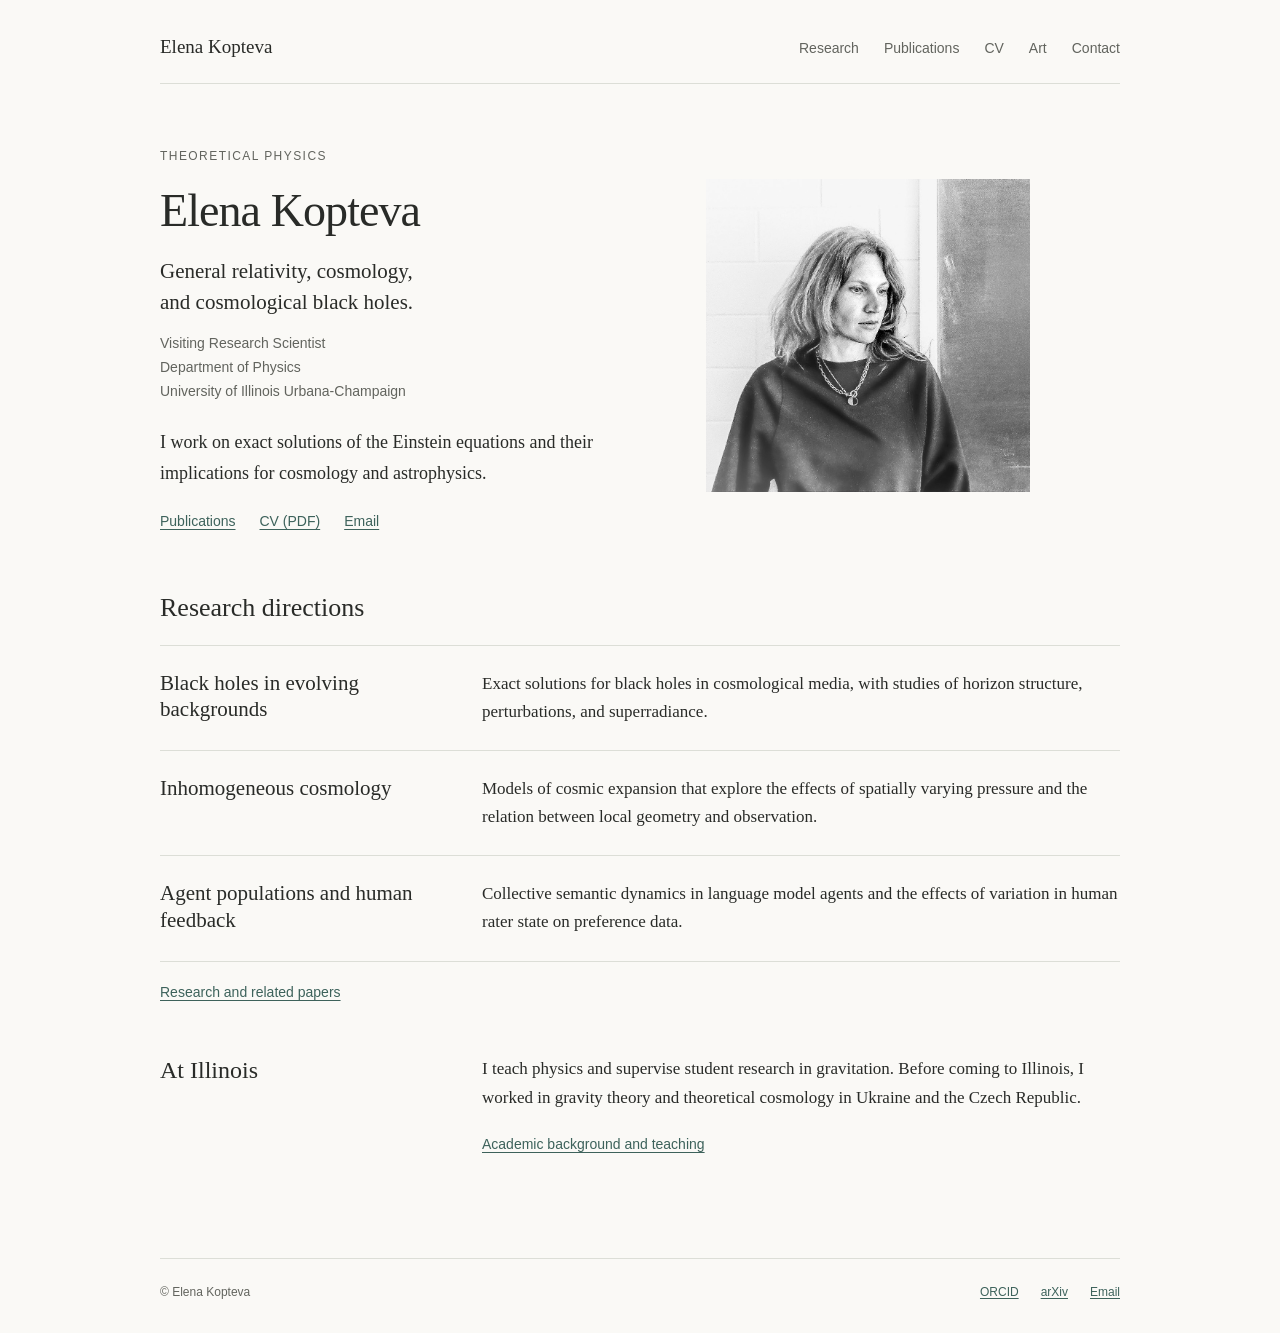
<file: index.html>
<!DOCTYPE html>
<html lang="en">
<head>
  <meta charset="utf-8">
  <meta name="viewport" content="width=device-width, initial-scale=1">
  <title>Elena Kopteva | Theoretical physics</title>
  <meta name="description" content="Elena Kopteva, theoretical physicist at the University of Illinois Urbana-Champaign. General relativity, cosmology, black holes, and agent research.">
  <meta name="color-scheme" content="light">
  <link rel="canonical" href="https://elena-kopteva.github.io/">
  <meta property="og:title" content="Elena Kopteva | Theoretical physics">
  <meta property="og:description" content="Elena Kopteva, theoretical physicist at the University of Illinois Urbana-Champaign. General relativity, cosmology, black holes, and agent research.">
  <meta property="og:type" content="website">
  <meta property="og:url" content="https://elena-kopteva.github.io/">
  <meta property="og:image" content="https://elena-kopteva.github.io/assets/profile.jpg">
  <meta property="og:image:alt" content="Elena Kopteva beside a blackboard">
  <link rel="stylesheet" href="assets/site.css">
  <script src="assets/legacy-links.js" defer></script>
  <script type="application/ld+json">
{
  "@context": "https://schema.org",
  "@type": "Person",
  "name": "Elena Kopteva",
  "alternateName": "Olena Koptieva",
  "url": "https://elena-kopteva.github.io",
  "email": "mailto:koptieva@illinois.edu",
  "jobTitle": "Visiting Research Scientist (Teaching and Research)",
  "description": "Theoretical physicist specializing in exact solutions of the Einstein equations, black holes in evolving cosmological backgrounds, black hole perturbations, superradiance, and quasinormal modes.",
  "affiliation": {
    "@type": "Organization",
    "name": "University of Illinois Urbana-Champaign",
    "url": "https://illinois.edu"
  },
  "identifier": [
    {
      "@type": "PropertyValue",
      "propertyID": "ORCID",
      "value": "https://orcid.org/0000-0001-8364-0481"
    },
    {
      "@type": "PropertyValue",
      "propertyID": "arXiv",
      "value": "https://arxiv.org/a/kopteva_e_1"
    }
  ],
  "knowsAbout": [
    "General Relativity",
    "Exact Solutions of Einstein's Equations",
    "Black Hole Physics",
    "Cosmological Models",
    "Quasinormal Modes",
    "Superradiance",
    "Kiselev Spacetimes",
    "Stephani Cosmologies",
    "Nonlinear Dynamics"
  ],
  "knowsLanguage": [
    "English",
    "Ukrainian",
    "Russian",
    "Czech"
  ],
  "sameAs": [
    "https://orcid.org/0000-0001-8364-0481",
    "https://arxiv.org/a/kopteva_e_1",
    "https://github.com/elena-kopteva",
    "https://www.linkedin.com/in/elena-kopteva-72948434/"
  ],
  "subjectOf": {
    "@type": "DigitalDocument",
    "name": "Curriculum Vitae (structured)",
    "encodingFormat": "application/json",
    "url": "https://elena-kopteva.github.io/cv.json"
  },
  "image": "https://elena-kopteva.github.io/assets/profile.jpg"
}
  </script>
</head>
<body>
  <a class="skip-link" href="#main">Skip to content</a>
  <header class="site-header container">
    <div class="header-inner">
      <a class="brand" href="index.html" aria-current="page">Elena Kopteva</a>
      <nav class="site-nav" aria-label="Main navigation">
        <a href="research.html">Research</a>
        <a href="publications.html">Publications</a>
        <a href="cv.html">CV</a>
        <a href="art.html">Art</a>
        <a href="contact.html">Contact</a>
      </nav>
    </div>
  </header>
  <main id="main" class="container" tabindex="-1">
    <section class="intro" aria-labelledby="identity-heading">
      <div>
        <p class="eyebrow">Theoretical physics</p>
        <h1 id="identity-heading">Elena Kopteva</h1>
        <p class="identity">General relativity, cosmology,<br>and cosmological black holes.</p>
        <p class="affiliation">Visiting Research Scientist<br>Department of Physics<br>University of Illinois Urbana-Champaign</p>
        <p>I work on exact solutions of the Einstein equations and their implications for cosmology and astrophysics.</p>
        <div class="text-links"><a href="publications.html">Publications</a><a href="assets/CV.pdf">CV (PDF)</a><a href="mailto:koptieva@illinois.edu">Email</a></div>
      </div>
      <figure class="portrait">
        <img src="assets/profile.jpg" width="889" height="859" alt="Elena Kopteva beside a blackboard">
      </figure>
    </section>

    <section class="home-section" id="research" aria-labelledby="research-heading">
      <h2 id="research-heading">Research directions</h2>
      <div class="research-list">
        <article class="research-item">
          <h3><a href="research.html#black-holes">Black holes in evolving backgrounds</a></h3>
          <p>Exact solutions for black holes in cosmological media, with studies of horizon structure, perturbations, and superradiance.</p>
        </article>
        <article class="research-item">
          <h3><a href="research.html#cosmology">Inhomogeneous cosmology</a></h3>
          <p>Models of cosmic expansion that explore the effects of spatially varying pressure and the relation between local geometry and observation.</p>
        </article>
        <article class="research-item">
          <h3><a href="research.html#agent-systems">Agent populations and human feedback</a></h3>
          <p>Collective semantic dynamics in language model agents and the effects of variation in human rater state on preference data.</p>
        </article>
      </div>
      <p class="section-link"><a href="research.html">Research and related papers</a></p>
    </section>

    <section class="home-note" id="about" aria-labelledby="about-heading">
      <h2 id="about-heading">At Illinois</h2>
      <div>
        <p>I teach physics and supervise student research in gravitation. Before coming to Illinois, I worked in gravity theory and theoretical cosmology in Ukraine and the Czech Republic.</p>
        <p class="section-link"><a href="cv.html">Academic background and teaching</a></p>
      </div>
    </section>
  </main>
  <footer class="site-footer container">
    <div class="footer-inner">
      <span>© Elena Kopteva</span>
      <div class="footer-links">
        <a href="https://orcid.org/0000-0001-8364-0481">ORCID</a>
        <a href="https://arxiv.org/a/kopteva_e_1">arXiv</a>
        <a href="mailto:koptieva@illinois.edu">Email</a>
      </div>
    </div>
  </footer>
</body>
</html>
</file>
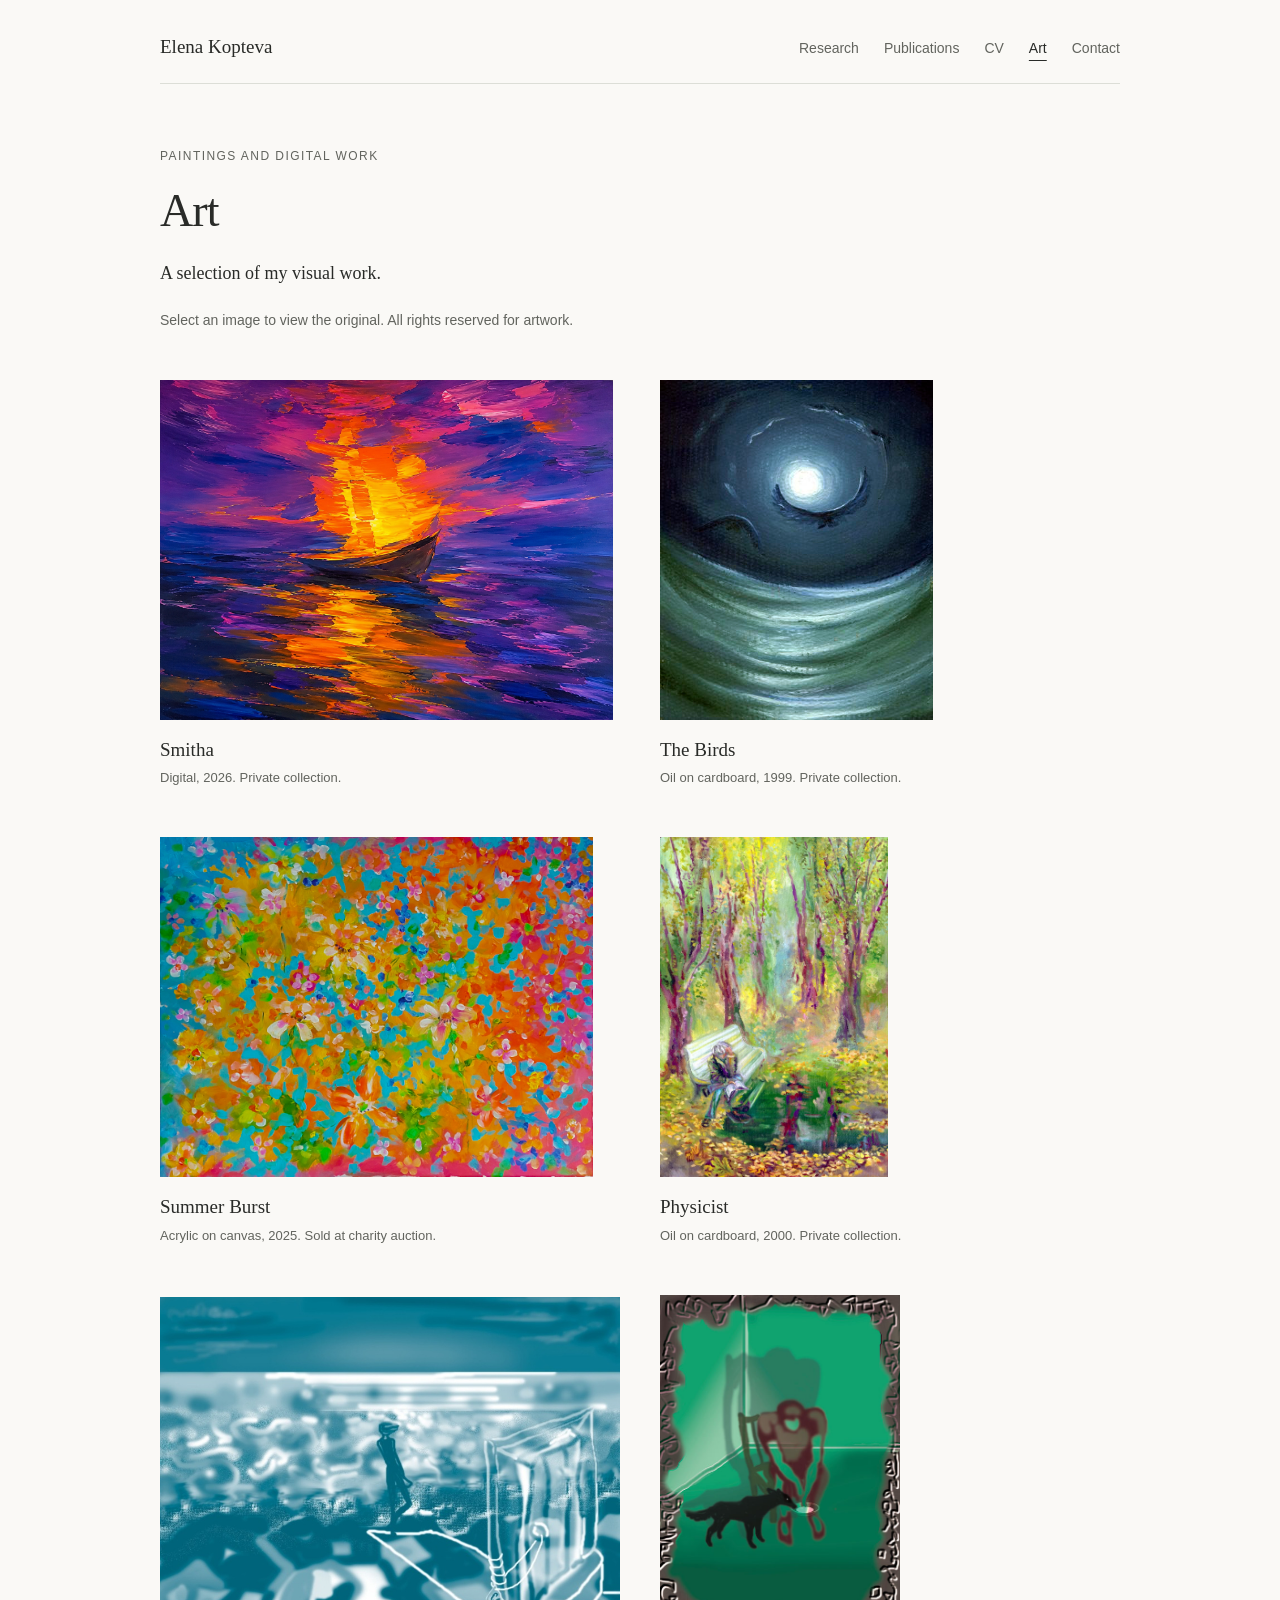
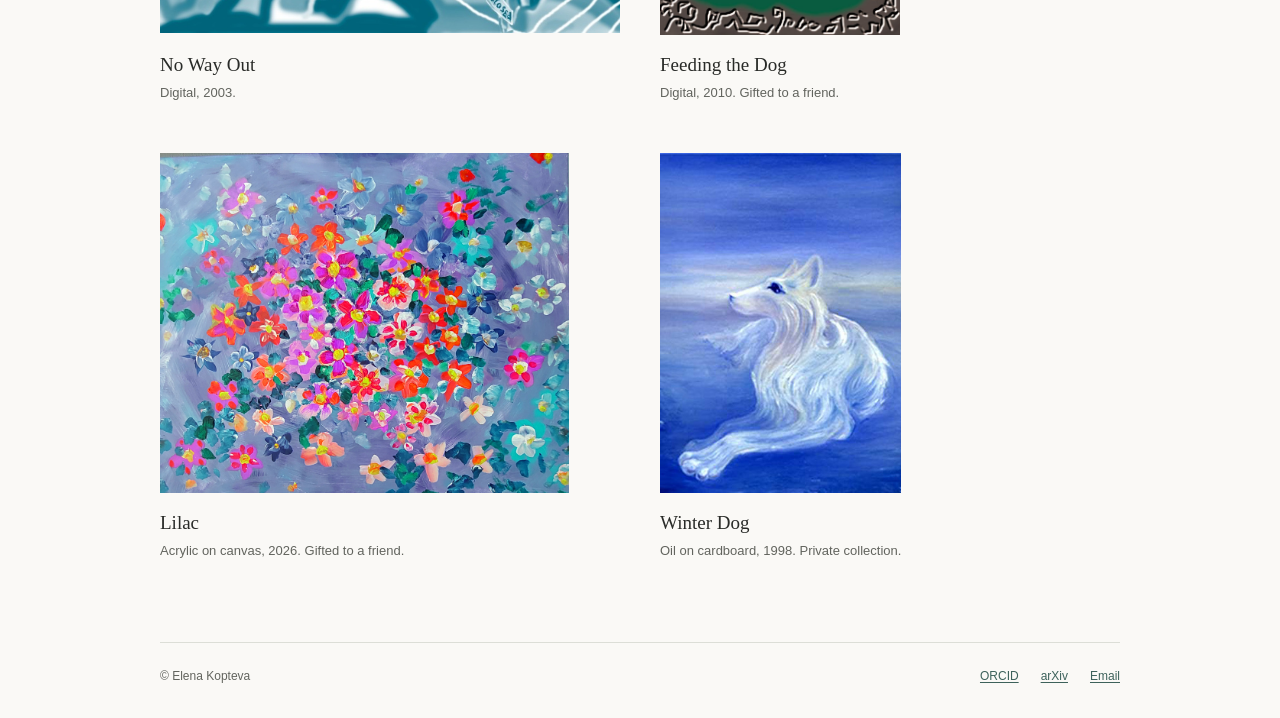
<file: art.html>
<!DOCTYPE html>
<html lang="en">
<head>
  <meta charset="utf-8">
  <meta name="viewport" content="width=device-width, initial-scale=1">
  <title>Art | Elena Kopteva</title>
  <meta name="description" content="Paintings and digital work by Elena Kopteva.">
  <meta name="color-scheme" content="light">
  <link rel="canonical" href="https://elena-kopteva.github.io/art.html">
  <meta property="og:title" content="Art | Elena Kopteva">
  <meta property="og:description" content="Paintings and digital work by Elena Kopteva.">
  <meta property="og:type" content="website">
  <meta property="og:url" content="https://elena-kopteva.github.io/art.html">
  <meta property="og:image" content="https://elena-kopteva.github.io/assets/profile.jpg">
  <meta property="og:image:alt" content="Elena Kopteva beside a blackboard">
  <link rel="stylesheet" href="assets/site.css">
</head>
<body>
  <a class="skip-link" href="#main">Skip to content</a>
  <header class="site-header container">
    <div class="header-inner">
      <a class="brand" href="index.html">Elena Kopteva</a>
      <nav class="site-nav" aria-label="Main navigation">
        <a href="research.html">Research</a>
        <a href="publications.html">Publications</a>
        <a href="cv.html">CV</a>
        <a href="art.html" aria-current="page">Art</a>
        <a href="contact.html">Contact</a>
      </nav>
    </div>
  </header>
  <main id="main" class="container" tabindex="-1">
    <div class="page-heading">
      <p class="eyebrow">Paintings and digital work</p>
      <h1>Art</h1>
      <p>A selection of my visual work.</p>
      <p class="metadata">Select an image to view the original. All rights reserved for artwork.</p>
    </div>
    <div class="gallery">
      <figure>
        <a href="assets/art/Smitha.png"><img src="assets/art/Smitha.png" alt="Smitha" loading="lazy" decoding="async" width="1448" height="1086"></a>
        <figcaption><strong>Smitha</strong>Digital, 2026. Private collection.</figcaption>
      </figure>
      <figure>
        <a href="assets/art/the_birds.jpeg"><img src="assets/art/the_birds.jpeg" alt="The Birds" loading="lazy" decoding="async" width="401" height="500"></a>
        <figcaption><strong>The Birds</strong>Oil on cardboard, 1999. Private collection.</figcaption>
      </figure>
      <figure>
        <a href="assets/art/summer_burst.jpg"><img src="assets/art/summer_burst.jpg" alt="Summer Burst" loading="lazy" decoding="async" width="709" height="1096"></a>
        <figcaption><strong>Summer Burst</strong>Acrylic on canvas, 2025. Sold at charity auction.</figcaption>
      </figure>
      <figure>
        <a href="assets/art/physicist.jpg"><img src="assets/art/physicist.jpg" alt="Physicist" loading="lazy" decoding="async" width="997" height="1486"></a>
        <figcaption><strong>Physicist</strong>Oil on cardboard, 2000. Private collection.</figcaption>
      </figure>
      <figure>
        <a href="assets/art/no_way_out.jpeg"><img src="assets/art/no_way_out.jpeg" alt="No Way Out" loading="lazy" decoding="async" width="823" height="601"></a>
        <figcaption><strong>No Way Out</strong>Digital, 2003.</figcaption>
      </figure>
      <figure>
        <a href="assets/art/feeding_the_dog.jpg"><img src="assets/art/feeding_the_dog.jpg" alt="Feeding the Dog" loading="lazy" decoding="async" width="500" height="707"></a>
        <figcaption><strong>Feeding the Dog</strong>Digital, 2010. Gifted to a friend.</figcaption>
      </figure>
      <figure>
        <a href="assets/art/lilac.jpg"><img src="assets/art/lilac.jpg" alt="Lilac" loading="lazy" decoding="async" width="895" height="779"></a>
        <figcaption><strong>Lilac</strong>Acrylic on canvas, 2026. Gifted to a friend.</figcaption>
      </figure>
      <figure>
        <a href="assets/art/winter_dog.jpeg"><img src="assets/art/winter_dog.jpeg" alt="Winter Dog" loading="lazy" decoding="async" width="374" height="527"></a>
        <figcaption><strong>Winter Dog</strong>Oil on cardboard, 1998. Private collection.</figcaption>
      </figure>
    </div>
  </main>
  <footer class="site-footer container">
    <div class="footer-inner">
      <span>© Elena Kopteva</span>
      <div class="footer-links">
        <a href="https://orcid.org/0000-0001-8364-0481">ORCID</a>
        <a href="https://arxiv.org/a/kopteva_e_1">arXiv</a>
        <a href="mailto:koptieva@illinois.edu">Email</a>
      </div>
    </div>
  </footer>
</body>
</html>
</file>
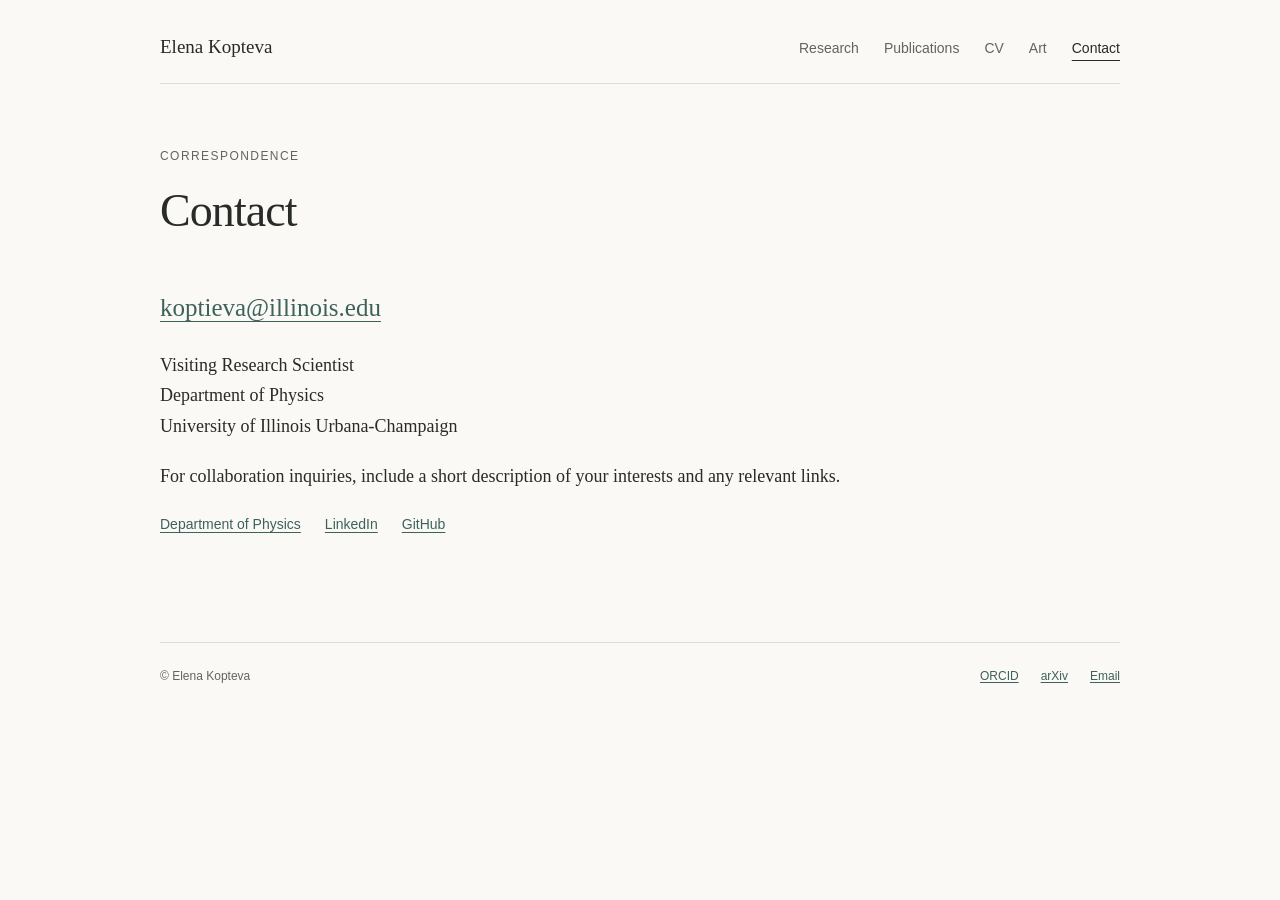
<file: contact.html>
<!DOCTYPE html>
<html lang="en">
<head>
  <meta charset="utf-8">
  <meta name="viewport" content="width=device-width, initial-scale=1">
  <title>Contact | Elena Kopteva</title>
  <meta name="description" content="Contact Elena Kopteva, Visiting Research Scientist in the Department of Physics at the University of Illinois Urbana-Champaign.">
  <meta name="color-scheme" content="light">
  <link rel="canonical" href="https://elena-kopteva.github.io/contact.html">
  <meta property="og:title" content="Contact | Elena Kopteva">
  <meta property="og:description" content="Contact Elena Kopteva, Visiting Research Scientist in the Department of Physics at the University of Illinois Urbana-Champaign.">
  <meta property="og:type" content="website">
  <meta property="og:url" content="https://elena-kopteva.github.io/contact.html">
  <meta property="og:image" content="https://elena-kopteva.github.io/assets/profile.jpg">
  <meta property="og:image:alt" content="Elena Kopteva beside a blackboard">
  <link rel="stylesheet" href="assets/site.css">
</head>
<body>
  <a class="skip-link" href="#main">Skip to content</a>
  <header class="site-header container">
    <div class="header-inner">
      <a class="brand" href="index.html">Elena Kopteva</a>
      <nav class="site-nav" aria-label="Main navigation">
        <a href="research.html">Research</a>
        <a href="publications.html">Publications</a>
        <a href="cv.html">CV</a>
        <a href="art.html">Art</a>
        <a href="contact.html" aria-current="page">Contact</a>
      </nav>
    </div>
  </header>
  <main id="main" class="container" tabindex="-1">
    <div class="page-heading">
      <p class="eyebrow">Correspondence</p>
      <h1>Contact</h1>
    </div>
    <div class="prose">
      <p class="contact-email"><a href="mailto:koptieva@illinois.edu">koptieva@illinois.edu</a></p>
      <p>Visiting Research Scientist<br>Department of Physics<br>University of Illinois Urbana-Champaign</p>
      <p>For collaboration inquiries, include a short description of your interests and any relevant links.</p>
      <div class="text-links">
        <a href="https://physics.illinois.edu">Department of Physics</a>
        <a href="https://www.linkedin.com/in/elena-kopteva-72948434/">LinkedIn</a>
        <a href="https://github.com/elena-kopteva">GitHub</a>
      </div>
    </div>
  </main>
  <footer class="site-footer container">
    <div class="footer-inner">
      <span>© Elena Kopteva</span>
      <div class="footer-links">
        <a href="https://orcid.org/0000-0001-8364-0481">ORCID</a>
        <a href="https://arxiv.org/a/kopteva_e_1">arXiv</a>
        <a href="mailto:koptieva@illinois.edu">Email</a>
      </div>
    </div>
  </footer>
</body>
</html>
</file>
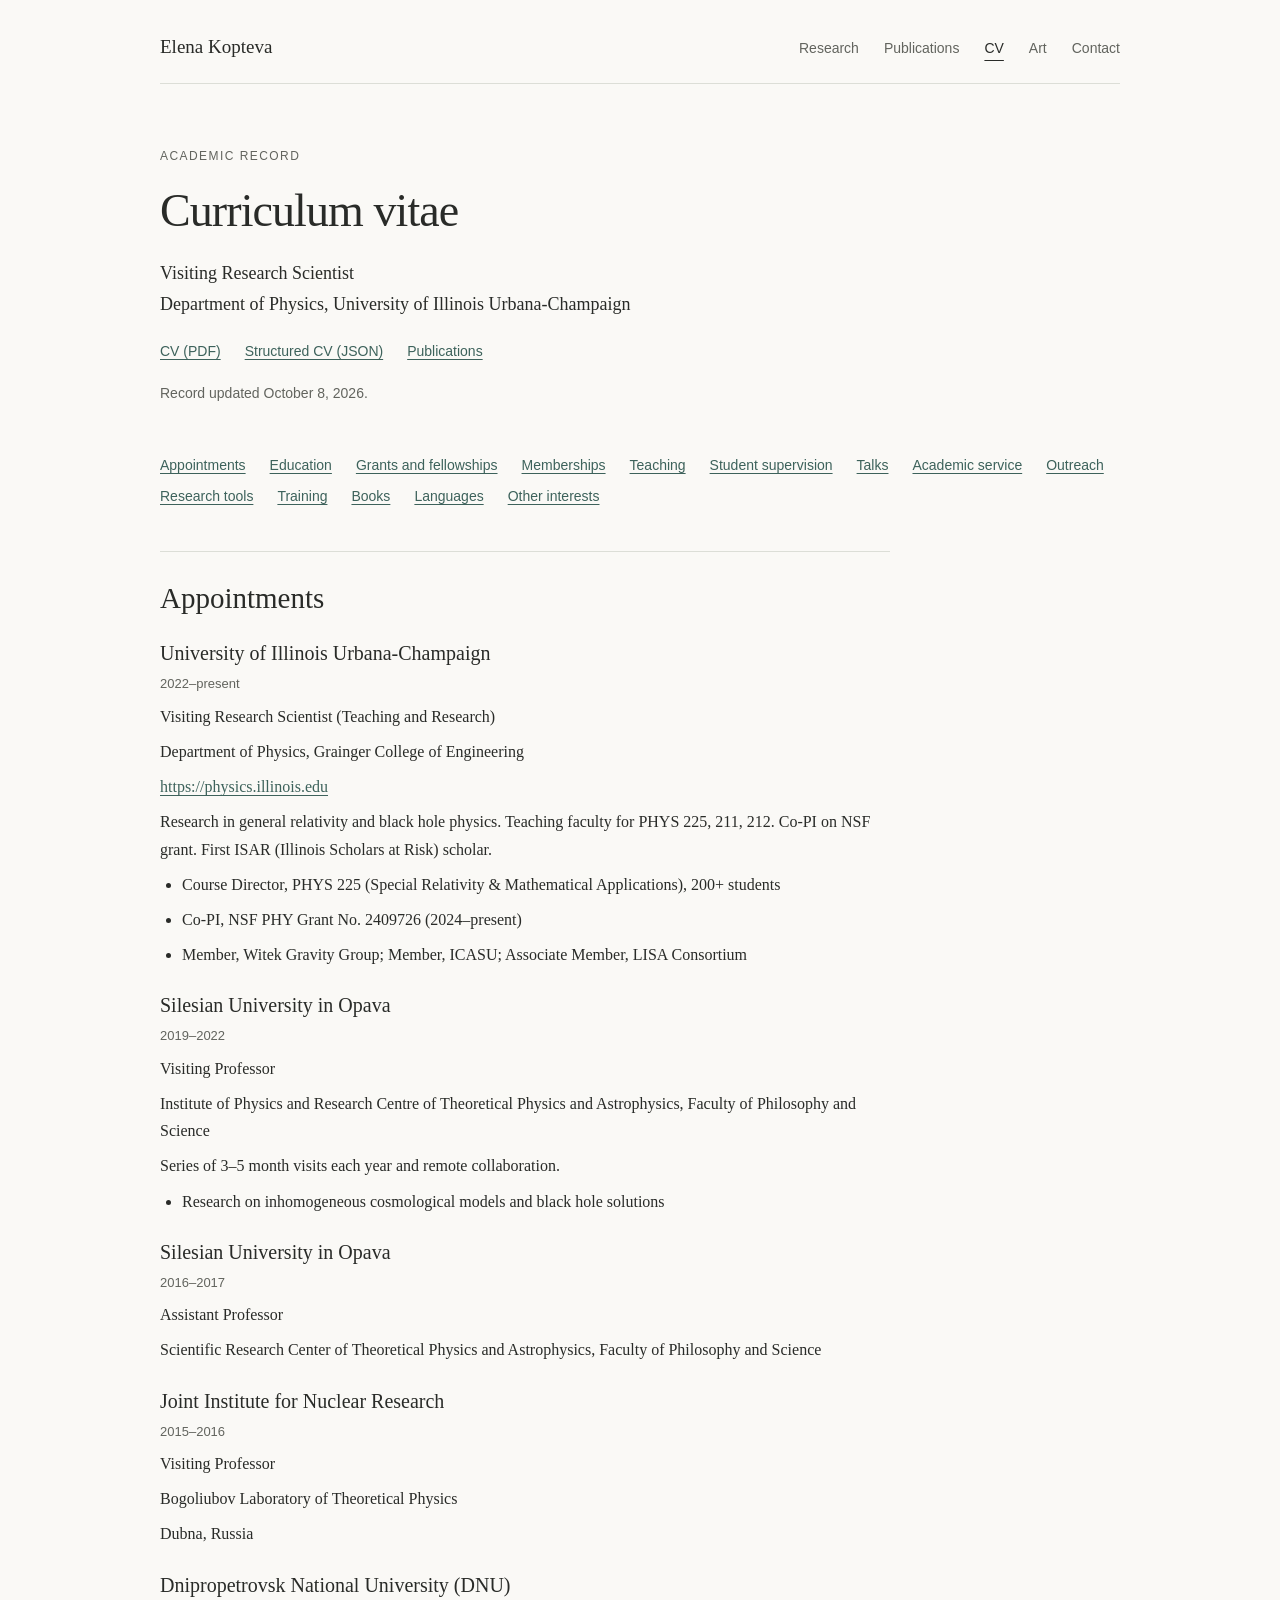
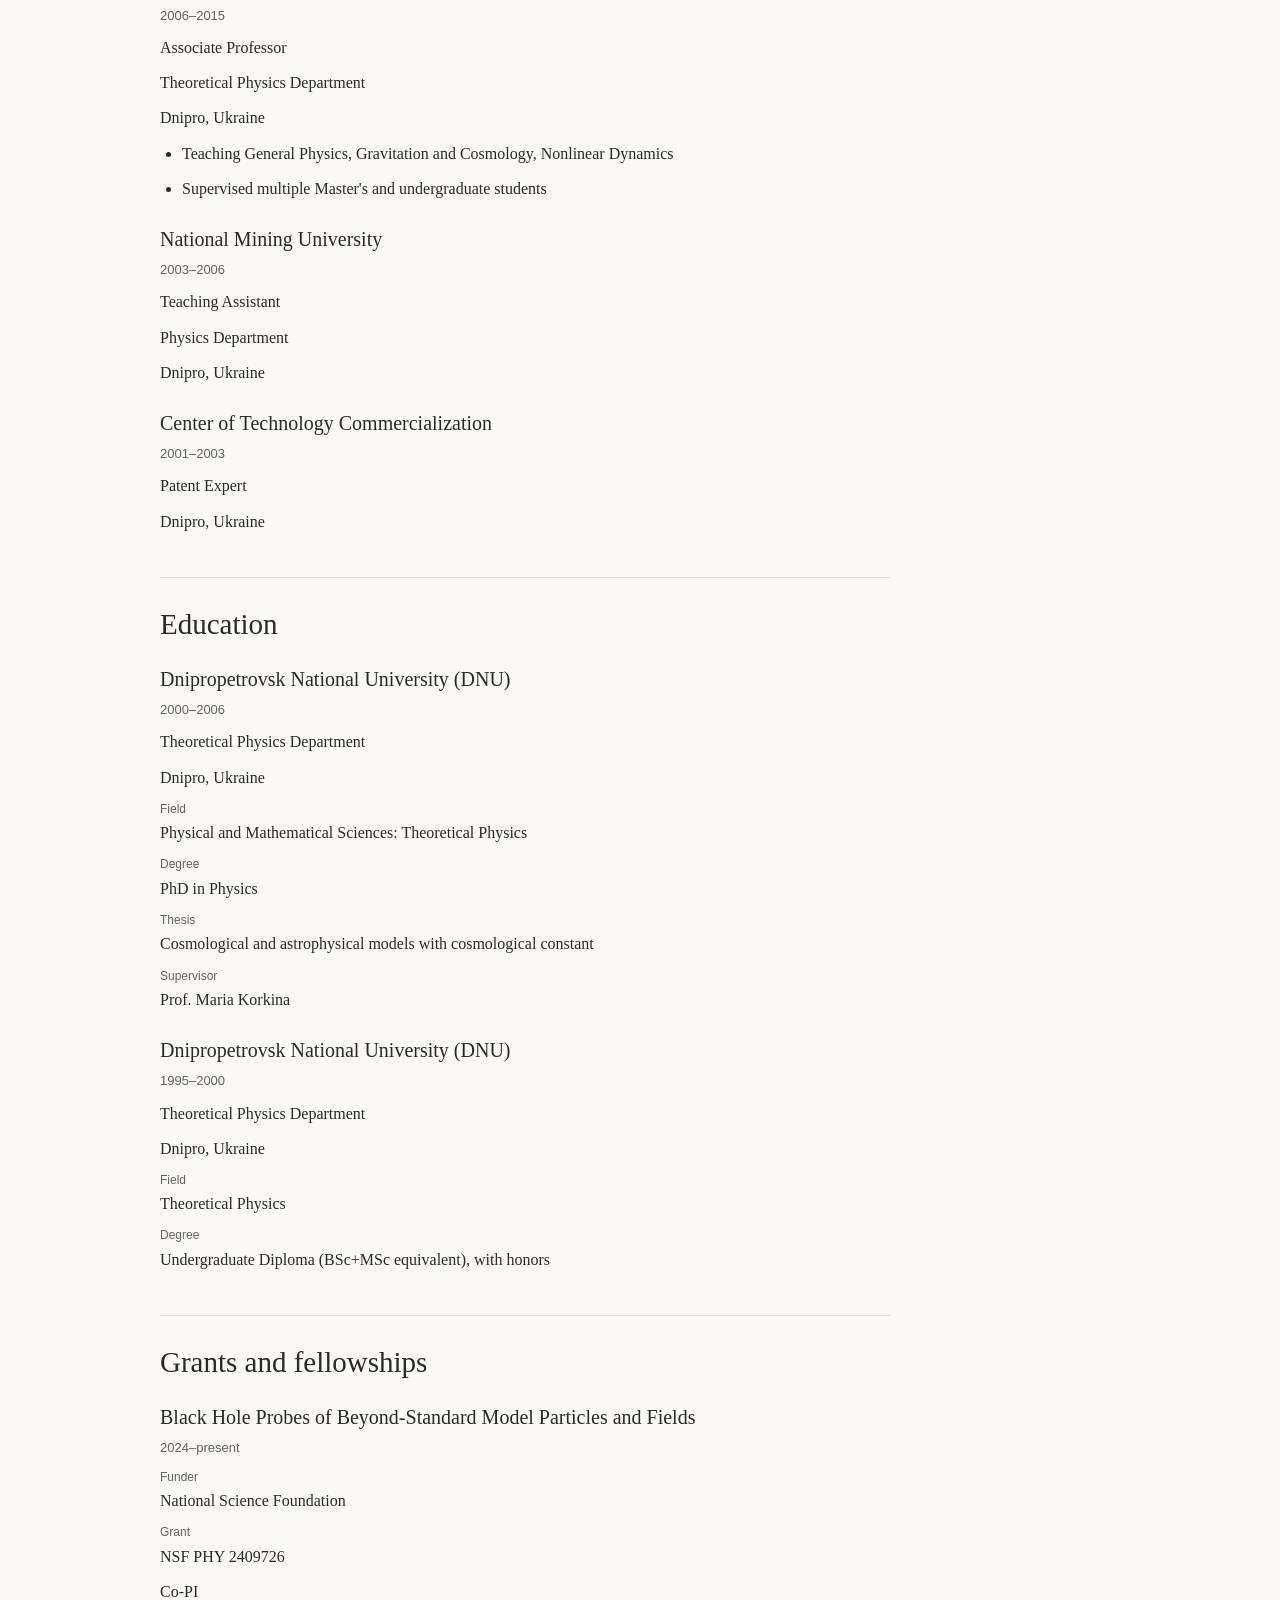
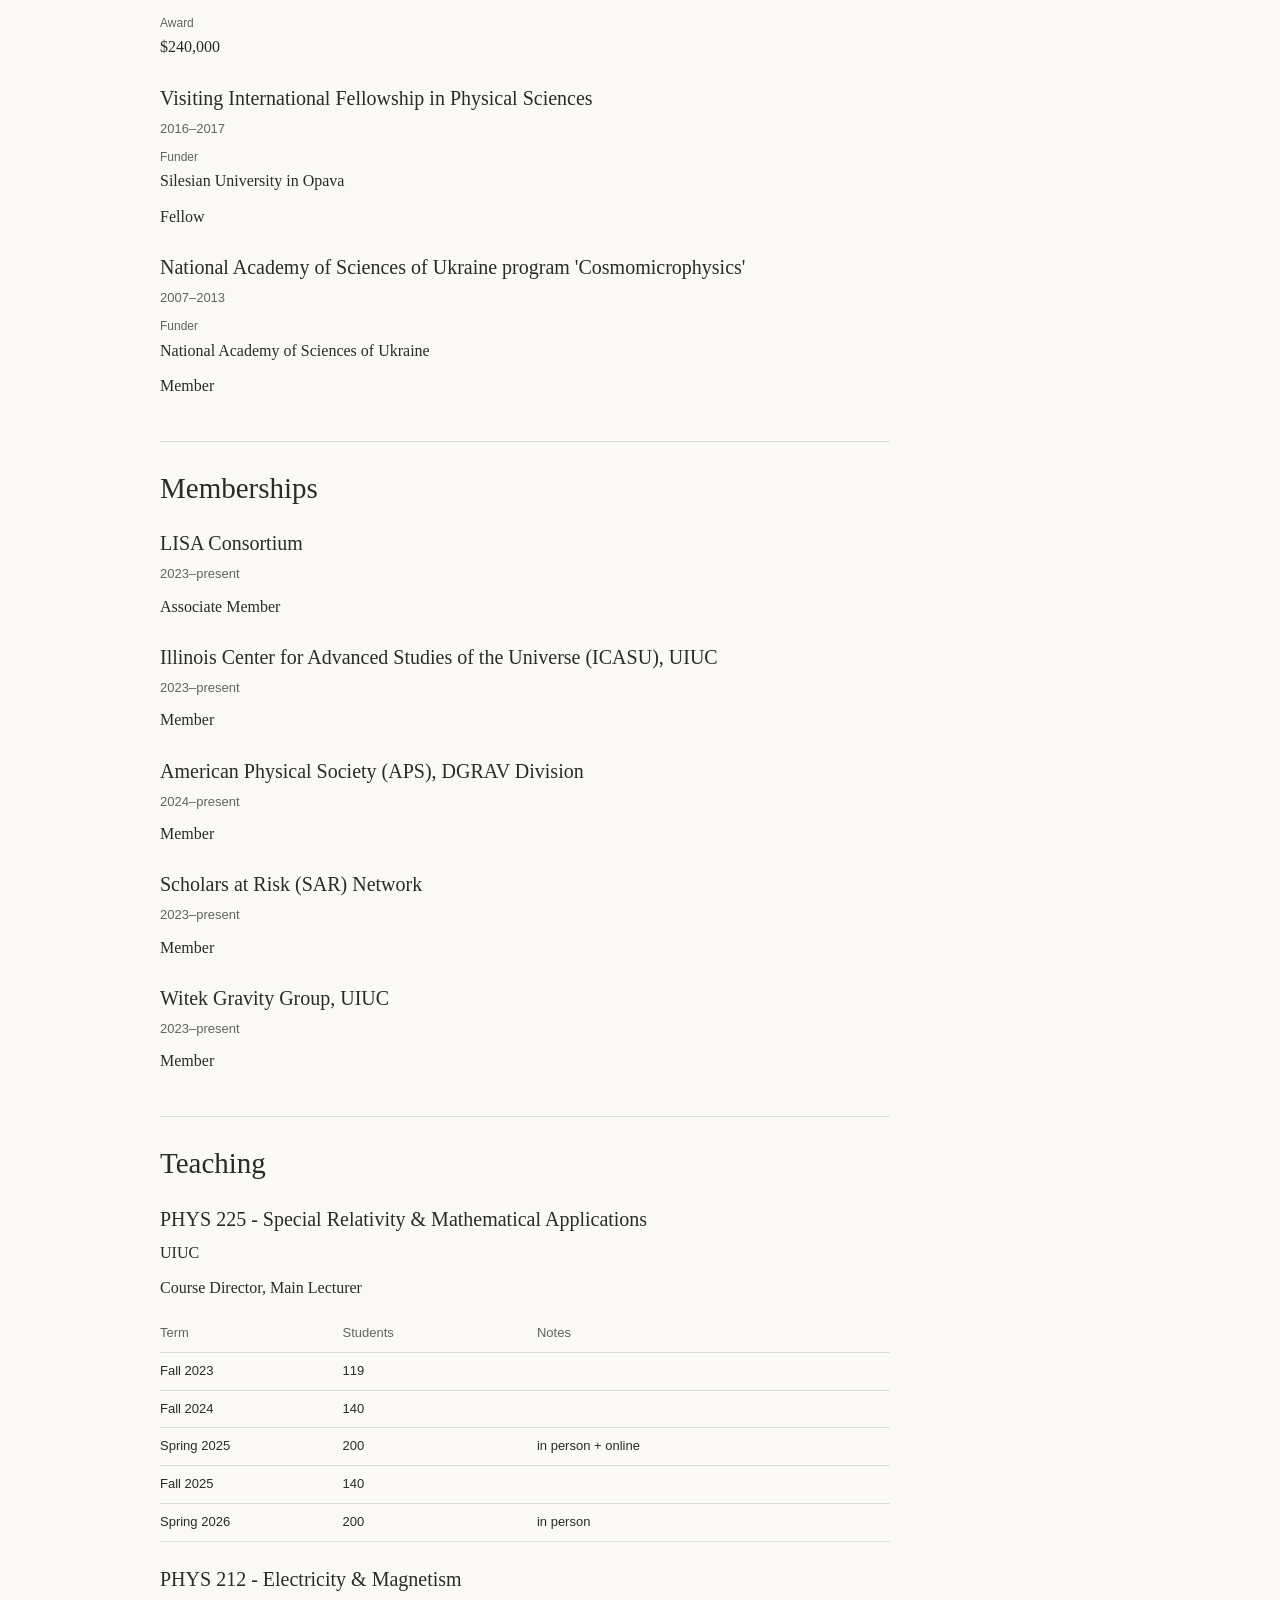
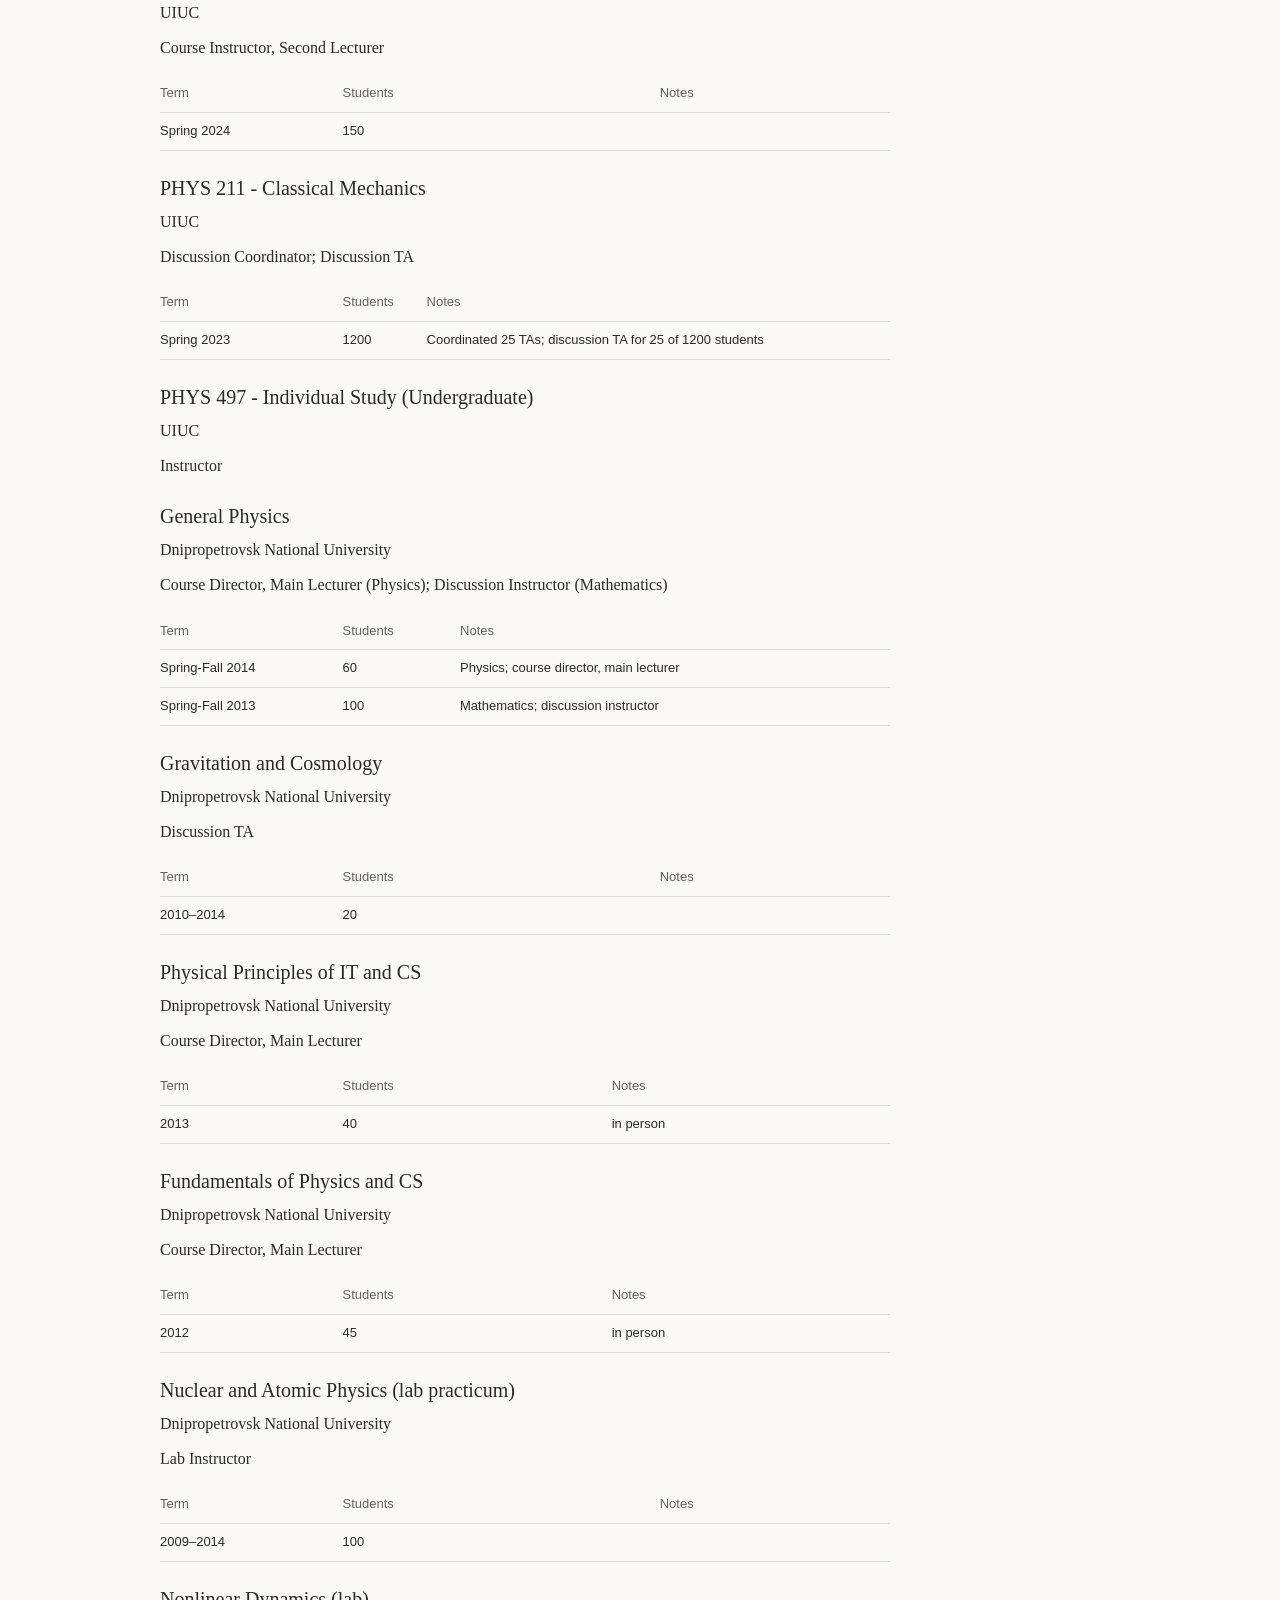
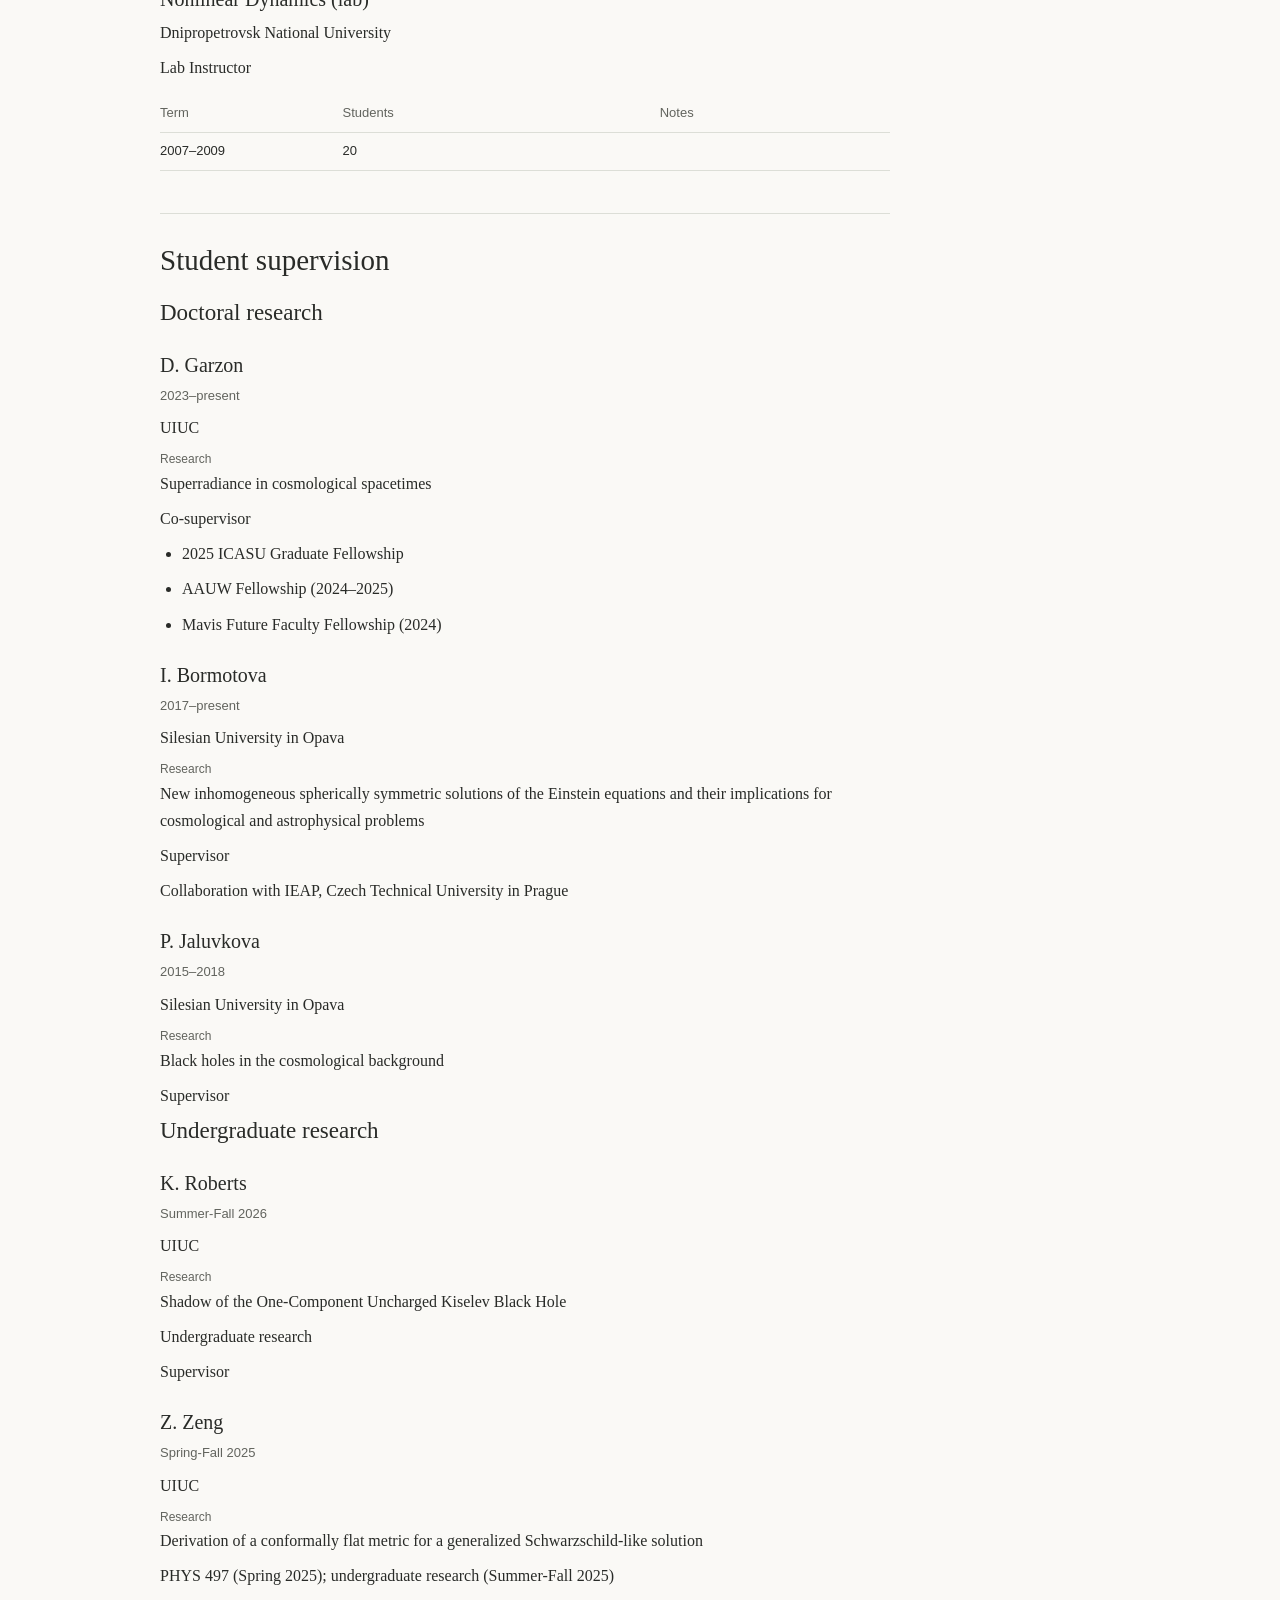
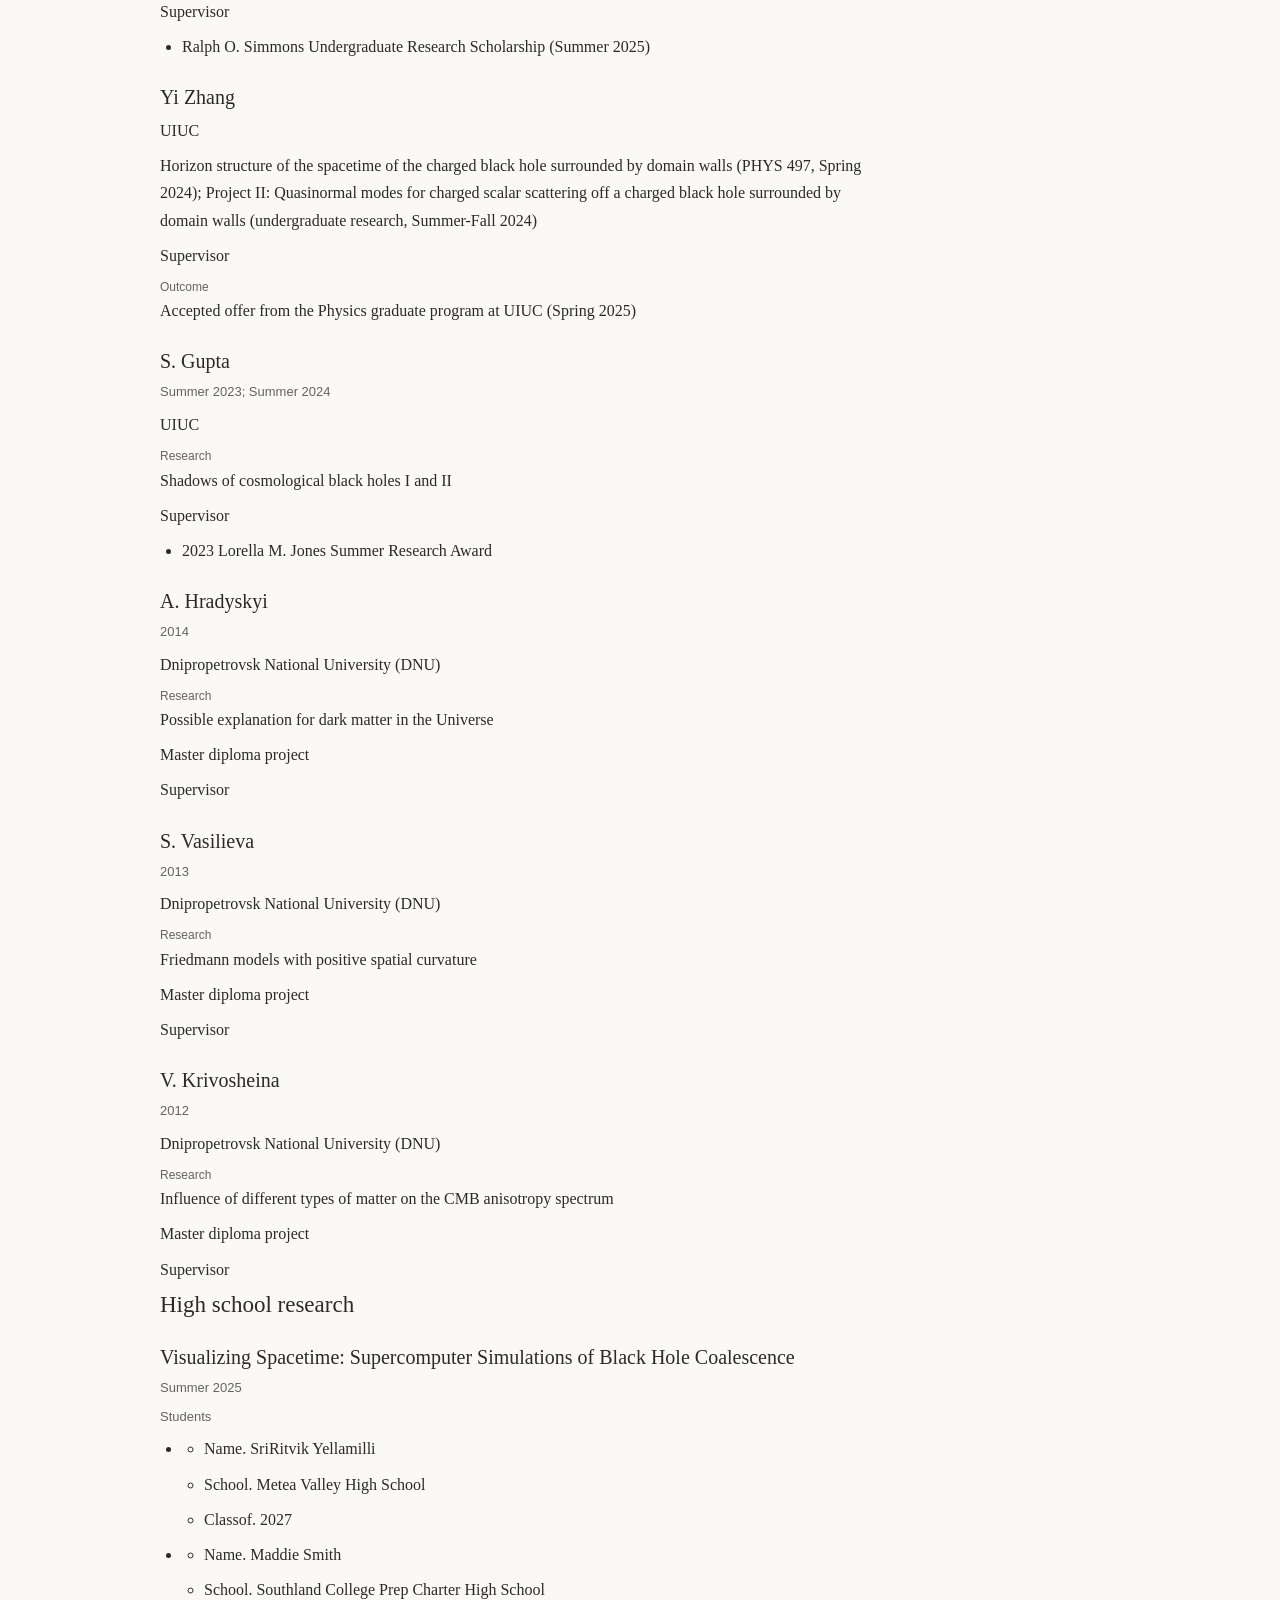
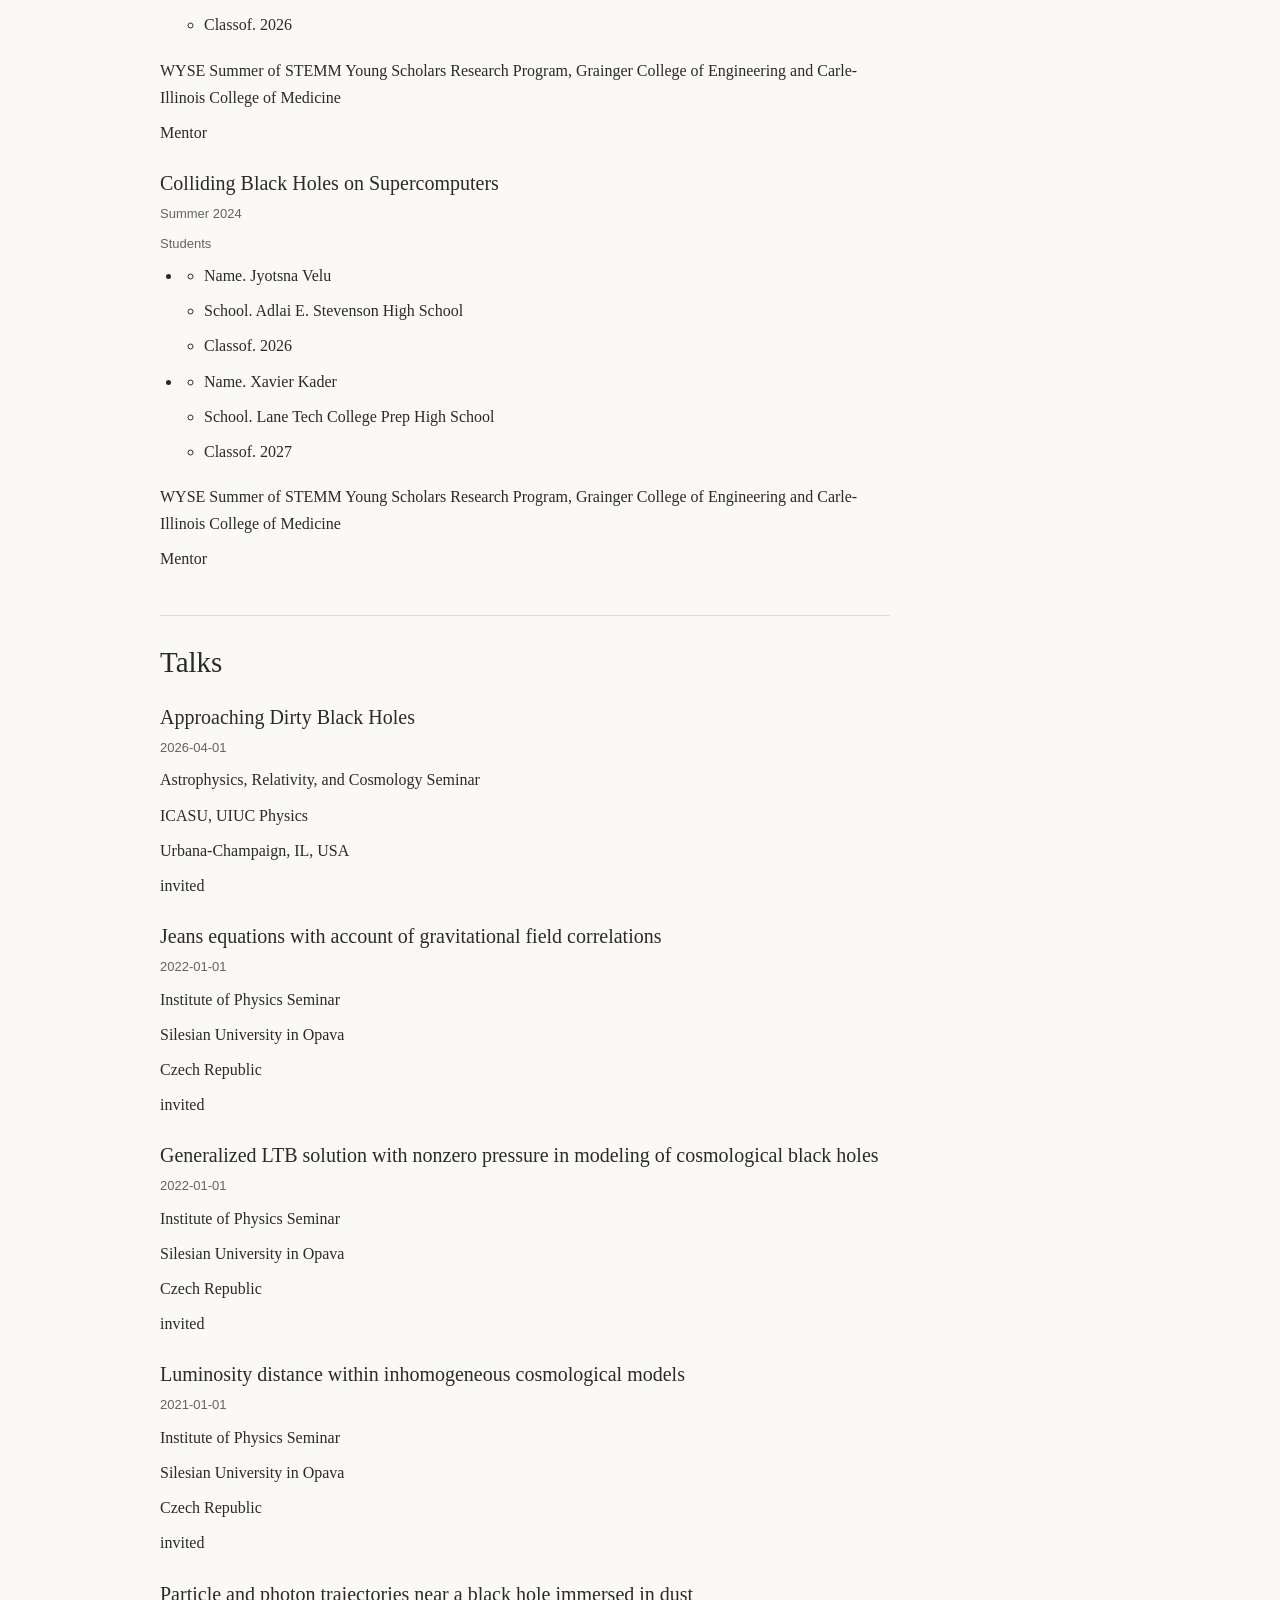
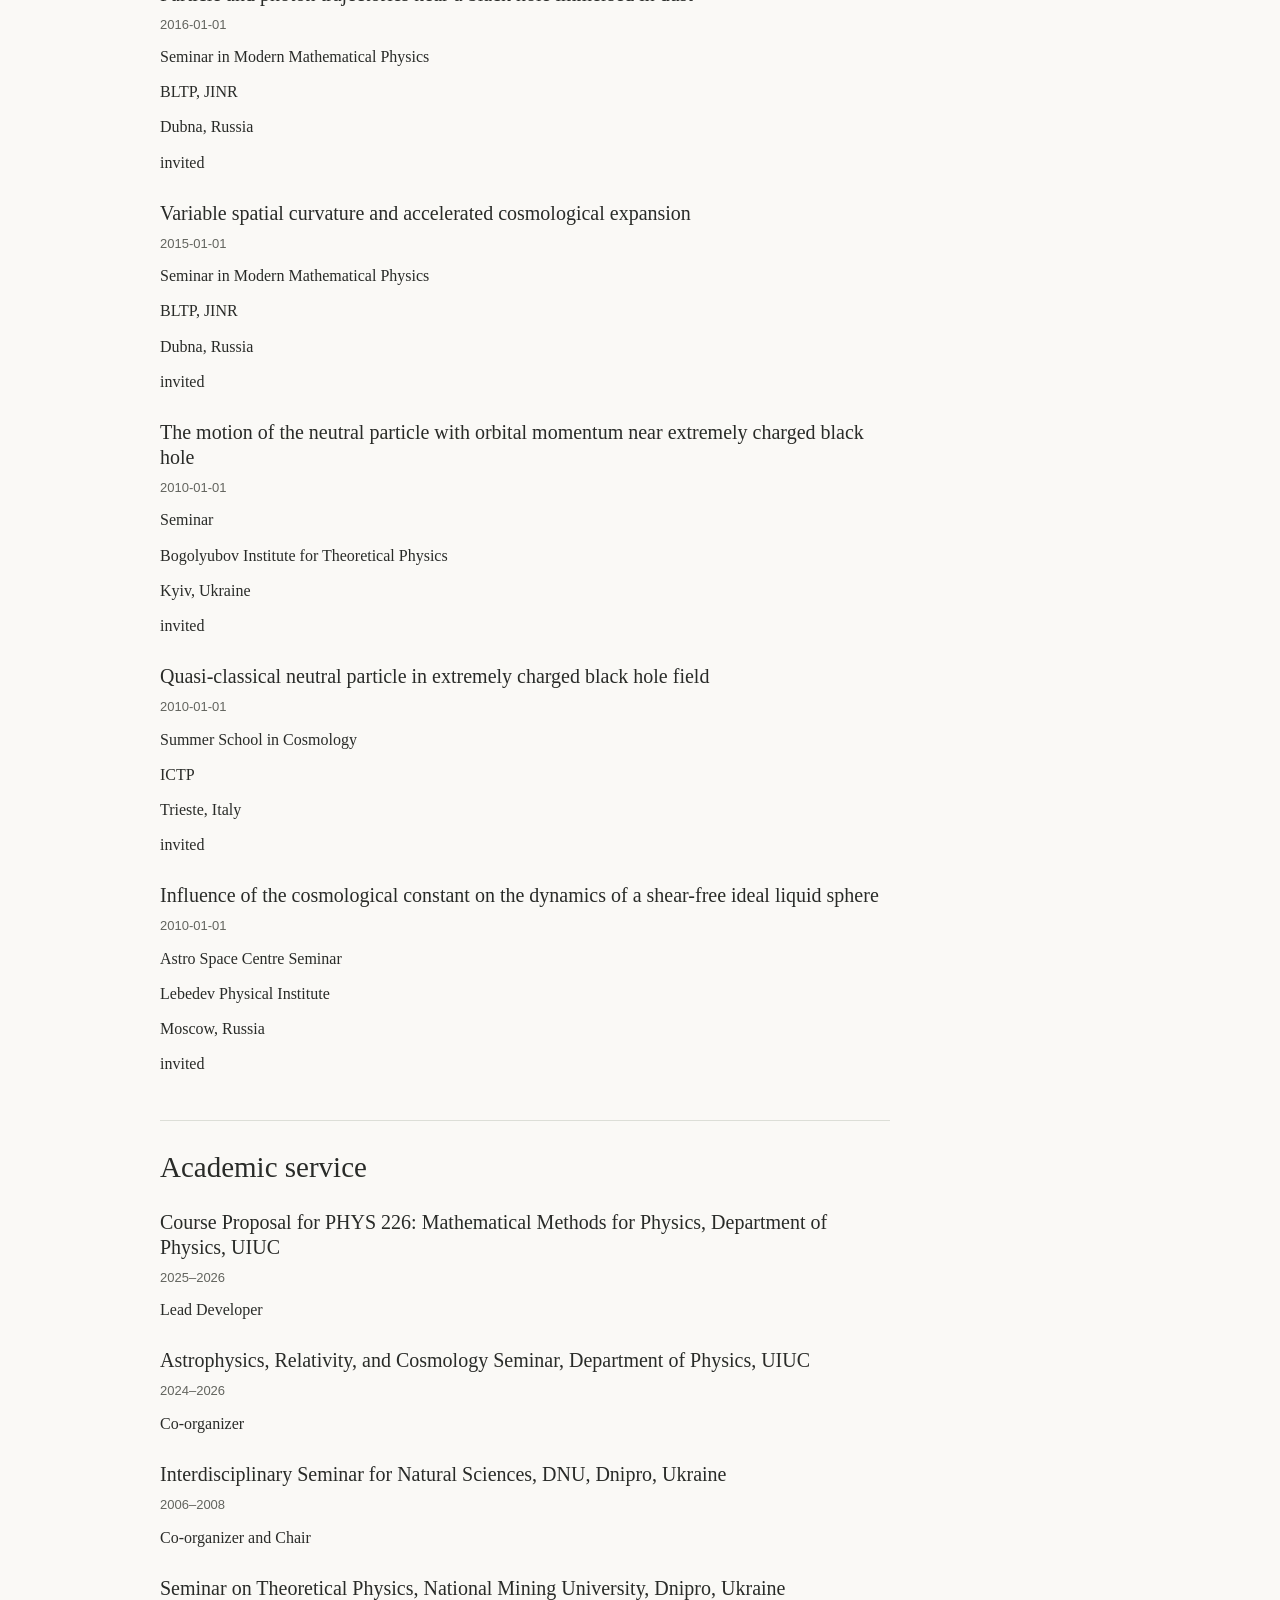
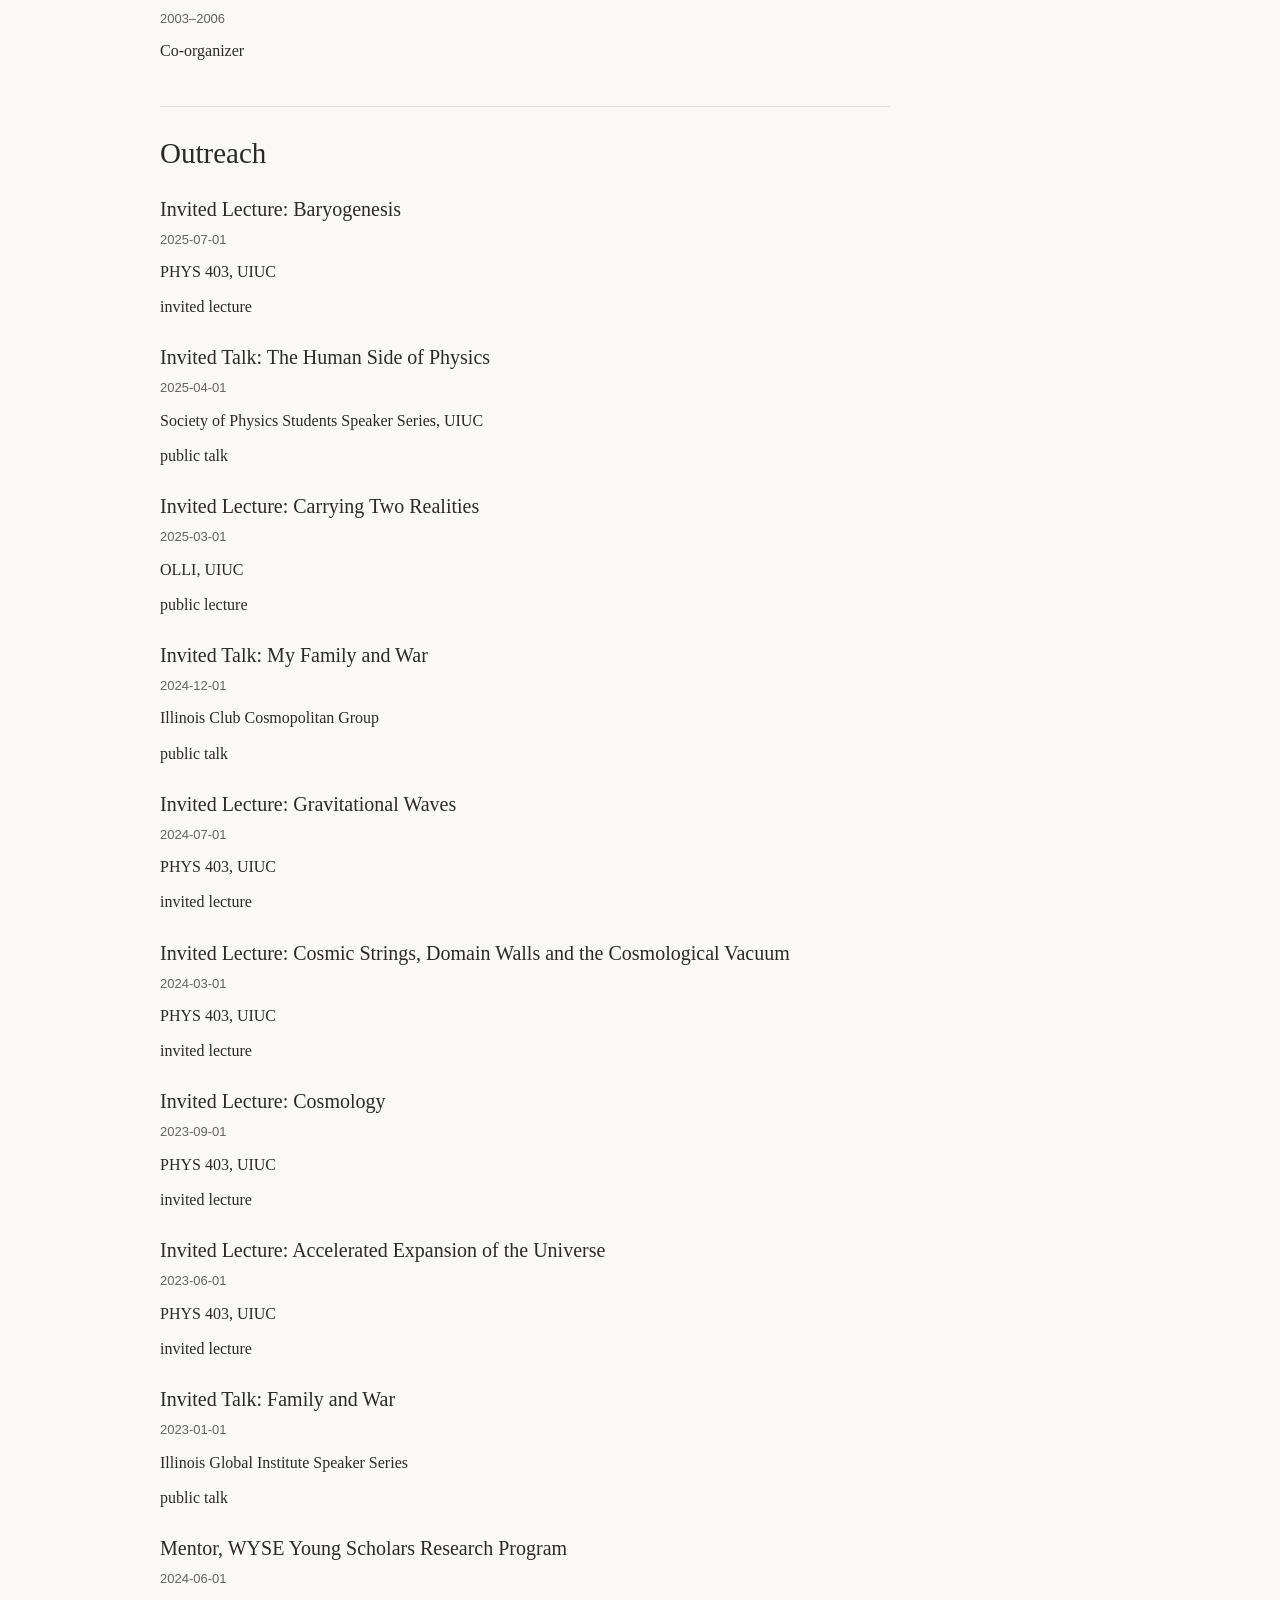
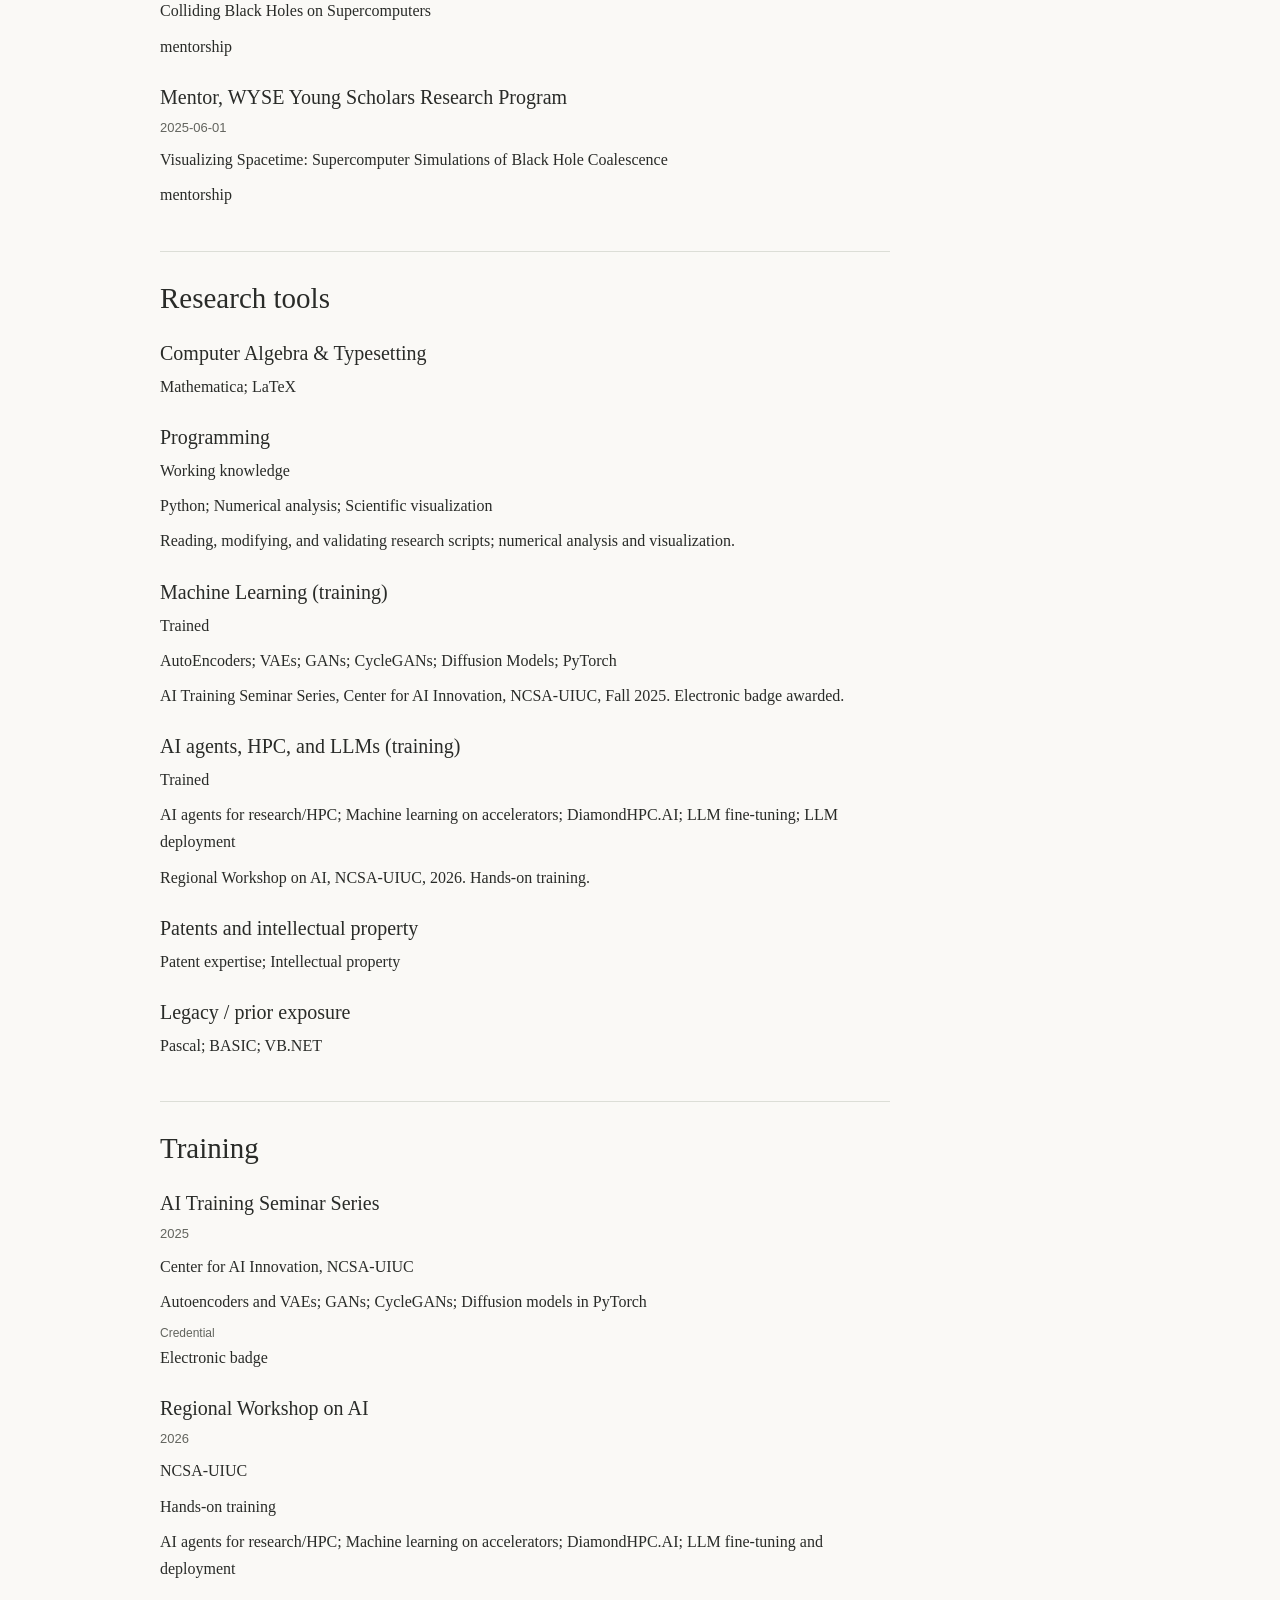
<file: cv.html>
<!DOCTYPE html>
<html lang="en">
<head>
  <meta charset="utf-8">
  <meta name="viewport" content="width=device-width, initial-scale=1">
  <title>Curriculum vitae | Elena Kopteva</title>
  <meta name="description" content="Academic appointments, education, research, teaching, and supervision. Elena Kopteva, University of Illinois Urbana-Champaign.">
  <meta name="color-scheme" content="light">
  <link rel="canonical" href="https://elena-kopteva.github.io/cv.html">
  <meta property="og:title" content="Curriculum vitae | Elena Kopteva">
  <meta property="og:description" content="Academic appointments, education, research, teaching, and supervision. Elena Kopteva, University of Illinois Urbana-Champaign.">
  <meta property="og:type" content="website">
  <meta property="og:url" content="https://elena-kopteva.github.io/cv.html">
  <meta property="og:image" content="https://elena-kopteva.github.io/assets/profile.jpg">
  <meta property="og:image:alt" content="Elena Kopteva beside a blackboard">
  <link rel="stylesheet" href="assets/site.css">
</head>
<body>
  <a class="skip-link" href="#main">Skip to content</a>
  <header class="site-header container">
    <div class="header-inner">
      <a class="brand" href="index.html">Elena Kopteva</a>
      <nav class="site-nav" aria-label="Main navigation">
        <a href="research.html">Research</a>
        <a href="publications.html">Publications</a>
        <a href="cv.html" aria-current="page">CV</a>
        <a href="art.html">Art</a>
        <a href="contact.html">Contact</a>
      </nav>
    </div>
  </header>
  <main id="main" class="container" tabindex="-1">
<div class="page-heading">
  <p class="eyebrow">Academic record</p>
  <h1>Curriculum vitae</h1>
  <p>Visiting Research Scientist<br>Department of Physics, University of Illinois Urbana-Champaign</p>
  <div class="text-links"><a href="assets/CV.pdf">CV (PDF)</a><a href="cv.json">Structured CV (JSON)</a><a href="publications.html">Publications</a></div>
  <p class="metadata" style="margin-top: 18px">Record updated October 8, 2026.</p>
</div><nav class="contents" aria-label="CV sections"><a href="#work">Appointments</a><a href="#education">Education</a><a href="#grants">Grants and fellowships</a><a href="#memberships">Memberships</a><a href="#teaching">Teaching</a><a href="#supervision">Student supervision</a><a href="#talks">Talks</a><a href="#service">Academic service</a><a href="#outreach">Outreach</a><a href="#skills">Research tools</a><a href="#training">Training</a><a href="#books">Books</a><a href="#languages">Languages</a><a href="#interests">Other interests</a></nav><section class="cv-section" id="work"><h2>Appointments</h2><article class="cv-entry">
<h3>University of Illinois Urbana-Champaign</h3>
<p class="metadata">2022–present</p>
<p>Visiting Research Scientist (Teaching and Research)</p><p>Department of Physics, Grainger College of Engineering</p><p><a href="https://physics.illinois.edu">https://physics.illinois.edu</a></p><p>Research in general relativity and black hole physics. Teaching faculty for PHYS 225, 211, 212. Co-PI on NSF grant. First ISAR (Illinois Scholars at Risk) scholar.</p><ul><li>Course Director, PHYS 225 (Special Relativity &amp; Mathematical Applications), 200+ students</li><li>Co-PI, NSF PHY Grant No. 2409726 (2024–present)</li><li>Member, Witek Gravity Group; Member, ICASU; Associate Member, LISA Consortium</li></ul>
</article>
<article class="cv-entry">
<h3>Silesian University in Opava</h3>
<p class="metadata">2019–2022</p>
<p>Visiting Professor</p><p>Institute of Physics and Research Centre of Theoretical Physics and Astrophysics, Faculty of Philosophy and Science</p><p>Series of 3–5 month visits each year and remote collaboration.</p><ul><li>Research on inhomogeneous cosmological models and black hole solutions</li></ul>
</article>
<article class="cv-entry">
<h3>Silesian University in Opava</h3>
<p class="metadata">2016–2017</p>
<p>Assistant Professor</p><p>Scientific Research Center of Theoretical Physics and Astrophysics, Faculty of Philosophy and Science</p>
</article>
<article class="cv-entry">
<h3>Joint Institute for Nuclear Research</h3>
<p class="metadata">2015–2016</p>
<p>Visiting Professor</p><p>Bogoliubov Laboratory of Theoretical Physics</p><p>Dubna, Russia</p>
</article>
<article class="cv-entry">
<h3>Dnipropetrovsk National University (DNU)</h3>
<p class="metadata">2006–2015</p>
<p>Associate Professor</p><p>Theoretical Physics Department</p><p>Dnipro, Ukraine</p><ul><li>Teaching General Physics, Gravitation and Cosmology, Nonlinear Dynamics</li><li>Supervised multiple Master&#x27;s and undergraduate students</li></ul>
</article>
<article class="cv-entry">
<h3>National Mining University</h3>
<p class="metadata">2003–2006</p>
<p>Teaching Assistant</p><p>Physics Department</p><p>Dnipro, Ukraine</p>
</article>
<article class="cv-entry">
<h3>Center of Technology Commercialization</h3>
<p class="metadata">2001–2003</p>
<p>Patent Expert</p><p>Dnipro, Ukraine</p>
</article>
</section><section class="cv-section" id="education"><h2>Education</h2><article class="cv-entry">
<h3>Dnipropetrovsk National University (DNU)</h3>
<p class="metadata">2000–2006</p>
<p>Theoretical Physics Department</p><p>Dnipro, Ukraine</p><dl class="cv-detail"><dt>Field</dt><dd>Physical and Mathematical Sciences: Theoretical Physics</dd></dl><dl class="cv-detail"><dt>Degree</dt><dd>PhD in Physics</dd></dl><dl class="cv-detail"><dt>Thesis</dt><dd>Cosmological and astrophysical models with cosmological constant</dd></dl><dl class="cv-detail"><dt>Supervisor</dt><dd>Prof. Maria Korkina</dd></dl>
</article>
<article class="cv-entry">
<h3>Dnipropetrovsk National University (DNU)</h3>
<p class="metadata">1995–2000</p>
<p>Theoretical Physics Department</p><p>Dnipro, Ukraine</p><dl class="cv-detail"><dt>Field</dt><dd>Theoretical Physics</dd></dl><dl class="cv-detail"><dt>Degree</dt><dd>Undergraduate Diploma (BSc+MSc equivalent), with honors</dd></dl>
</article>
</section><section class="cv-section" id="grants"><h2>Grants and fellowships</h2><article class="cv-entry">
<h3>Black Hole Probes of Beyond-Standard Model Particles and Fields</h3>
<p class="metadata">2024–present</p>
<dl class="cv-detail"><dt>Funder</dt><dd>National Science Foundation</dd></dl><dl class="cv-detail"><dt>Grant</dt><dd>NSF PHY 2409726</dd></dl><p>Co-PI</p><dl class="cv-detail"><dt>Award</dt><dd>$240,000</dd></dl>
</article>
<article class="cv-entry">
<h3>Visiting International Fellowship in Physical Sciences</h3>
<p class="metadata">2016–2017</p>
<dl class="cv-detail"><dt>Funder</dt><dd>Silesian University in Opava</dd></dl><p>Fellow</p>
</article>
<article class="cv-entry">
<h3>National Academy of Sciences of Ukraine program &#x27;Cosmomicrophysics&#x27;</h3>
<p class="metadata">2007–2013</p>
<dl class="cv-detail"><dt>Funder</dt><dd>National Academy of Sciences of Ukraine</dd></dl><p>Member</p>
</article>
</section><section class="cv-section" id="memberships"><h2>Memberships</h2><article class="cv-entry">
<h3>LISA Consortium</h3>
<p class="metadata">2023–present</p>
<p>Associate Member</p>
</article>
<article class="cv-entry">
<h3>Illinois Center for Advanced Studies of the Universe (ICASU), UIUC</h3>
<p class="metadata">2023–present</p>
<p>Member</p>
</article>
<article class="cv-entry">
<h3>American Physical Society (APS), DGRAV Division</h3>
<p class="metadata">2024–present</p>
<p>Member</p>
</article>
<article class="cv-entry">
<h3>Scholars at Risk (SAR) Network</h3>
<p class="metadata">2023–present</p>
<p>Member</p>
</article>
<article class="cv-entry">
<h3>Witek Gravity Group, UIUC</h3>
<p class="metadata">2023–present</p>
<p>Member</p>
</article>
</section><section class="cv-section" id="teaching"><h2>Teaching</h2><article class="cv-entry">
<h3>PHYS 225 - Special Relativity &amp; Mathematical Applications</h3>
<p>UIUC</p><p>Course Director, Main Lecturer</p><table class="teaching-terms"><thead><tr><th scope="col">Term</th><th scope="col">Students</th><th scope="col">Notes</th></tr></thead><tbody><tr><td>Fall 2023</td><td>119</td><td></td></tr><tr><td>Fall 2024</td><td>140</td><td></td></tr><tr><td>Spring 2025</td><td>200</td><td>in person + online</td></tr><tr><td>Fall 2025</td><td>140</td><td></td></tr><tr><td>Spring 2026</td><td>200</td><td>in person</td></tr></tbody></table>
</article>
<article class="cv-entry">
<h3>PHYS 212 - Electricity &amp; Magnetism</h3>
<p>UIUC</p><p>Course Instructor, Second Lecturer</p><table class="teaching-terms"><thead><tr><th scope="col">Term</th><th scope="col">Students</th><th scope="col">Notes</th></tr></thead><tbody><tr><td>Spring 2024</td><td>150</td><td></td></tr></tbody></table>
</article>
<article class="cv-entry">
<h3>PHYS 211 - Classical Mechanics</h3>
<p>UIUC</p><p>Discussion Coordinator; Discussion TA</p><table class="teaching-terms"><thead><tr><th scope="col">Term</th><th scope="col">Students</th><th scope="col">Notes</th></tr></thead><tbody><tr><td>Spring 2023</td><td>1200</td><td>Coordinated 25 TAs; discussion TA for 25 of 1200 students</td></tr></tbody></table>
</article>
<article class="cv-entry">
<h3>PHYS 497 - Individual Study (Undergraduate)</h3>
<p>UIUC</p><p>Instructor</p>
</article>
<article class="cv-entry">
<h3>General Physics</h3>
<p>Dnipropetrovsk National University</p><p>Course Director, Main Lecturer (Physics); Discussion Instructor (Mathematics)</p><table class="teaching-terms"><thead><tr><th scope="col">Term</th><th scope="col">Students</th><th scope="col">Notes</th></tr></thead><tbody><tr><td>Spring-Fall 2014</td><td>60</td><td>Physics; course director, main lecturer</td></tr><tr><td>Spring-Fall 2013</td><td>100</td><td>Mathematics; discussion instructor</td></tr></tbody></table>
</article>
<article class="cv-entry">
<h3>Gravitation and Cosmology</h3>
<p>Dnipropetrovsk National University</p><p>Discussion TA</p><table class="teaching-terms"><thead><tr><th scope="col">Term</th><th scope="col">Students</th><th scope="col">Notes</th></tr></thead><tbody><tr><td>2010–2014</td><td>20</td><td></td></tr></tbody></table>
</article>
<article class="cv-entry">
<h3>Physical Principles of IT and CS</h3>
<p>Dnipropetrovsk National University</p><p>Course Director, Main Lecturer</p><table class="teaching-terms"><thead><tr><th scope="col">Term</th><th scope="col">Students</th><th scope="col">Notes</th></tr></thead><tbody><tr><td>2013</td><td>40</td><td>in person</td></tr></tbody></table>
</article>
<article class="cv-entry">
<h3>Fundamentals of Physics and CS</h3>
<p>Dnipropetrovsk National University</p><p>Course Director, Main Lecturer</p><table class="teaching-terms"><thead><tr><th scope="col">Term</th><th scope="col">Students</th><th scope="col">Notes</th></tr></thead><tbody><tr><td>2012</td><td>45</td><td>in person</td></tr></tbody></table>
</article>
<article class="cv-entry">
<h3>Nuclear and Atomic Physics (lab practicum)</h3>
<p>Dnipropetrovsk National University</p><p>Lab Instructor</p><table class="teaching-terms"><thead><tr><th scope="col">Term</th><th scope="col">Students</th><th scope="col">Notes</th></tr></thead><tbody><tr><td>2009–2014</td><td>100</td><td></td></tr></tbody></table>
</article>
<article class="cv-entry">
<h3>Nonlinear Dynamics (lab)</h3>
<p>Dnipropetrovsk National University</p><p>Lab Instructor</p><table class="teaching-terms"><thead><tr><th scope="col">Term</th><th scope="col">Students</th><th scope="col">Notes</th></tr></thead><tbody><tr><td>2007–2009</td><td>20</td><td></td></tr></tbody></table>
</article>
</section><section class="cv-section" id="supervision"><h2>Student supervision</h2><h3>Doctoral research</h3><article class="cv-entry">
<h3>D. Garzon</h3>
<p class="metadata">2023–present</p>
<p>UIUC</p><dl class="cv-detail"><dt>Research</dt><dd>Superradiance in cosmological spacetimes</dd></dl><p>Co-supervisor</p><ul><li>2025 ICASU Graduate Fellowship</li><li>AAUW Fellowship (2024–2025)</li><li>Mavis Future Faculty Fellowship (2024)</li></ul>
</article>
<article class="cv-entry">
<h3>I. Bormotova</h3>
<p class="metadata">2017–present</p>
<p>Silesian University in Opava</p><dl class="cv-detail"><dt>Research</dt><dd>New inhomogeneous spherically symmetric solutions of the Einstein equations and their implications for cosmological and astrophysical problems</dd></dl><p>Supervisor</p><p>Collaboration with IEAP, Czech Technical University in Prague</p>
</article>
<article class="cv-entry">
<h3>P. Jaluvkova</h3>
<p class="metadata">2015–2018</p>
<p>Silesian University in Opava</p><dl class="cv-detail"><dt>Research</dt><dd>Black holes in the cosmological background</dd></dl><p>Supervisor</p>
</article>
<h3>Undergraduate research</h3><article class="cv-entry">
<h3>K. Roberts</h3>
<p class="metadata">Summer-Fall 2026</p>
<p>UIUC</p><dl class="cv-detail"><dt>Research</dt><dd>Shadow of the One-Component Uncharged Kiselev Black Hole</dd></dl><p>Undergraduate research</p><p>Supervisor</p>
</article>
<article class="cv-entry">
<h3>Z. Zeng</h3>
<p class="metadata">Spring-Fall 2025</p>
<p>UIUC</p><dl class="cv-detail"><dt>Research</dt><dd>Derivation of a conformally flat metric for a generalized Schwarzschild-like solution</dd></dl><p>PHYS 497 (Spring 2025); undergraduate research (Summer-Fall 2025)</p><p>Supervisor</p><ul><li>Ralph O. Simmons Undergraduate Research Scholarship (Summer 2025)</li></ul>
</article>
<article class="cv-entry">
<h3>Yi Zhang</h3>
<p>UIUC</p><p>Horizon structure of the spacetime of the charged black hole surrounded by domain walls (PHYS 497, Spring 2024); Project II: Quasinormal modes for charged scalar scattering off a charged black hole surrounded by domain walls (undergraduate research, Summer-Fall 2024)</p><p>Supervisor</p><dl class="cv-detail"><dt>Outcome</dt><dd>Accepted offer from the Physics graduate program at UIUC (Spring 2025)</dd></dl>
</article>
<article class="cv-entry">
<h3>S. Gupta</h3>
<p class="metadata">Summer 2023; Summer 2024</p>
<p>UIUC</p><dl class="cv-detail"><dt>Research</dt><dd>Shadows of cosmological black holes I and II</dd></dl><p>Supervisor</p><ul><li>2023 Lorella M. Jones Summer Research Award</li></ul>
</article>
<article class="cv-entry">
<h3>A. Hradyskyi</h3>
<p class="metadata">2014</p>
<p>Dnipropetrovsk National University (DNU)</p><dl class="cv-detail"><dt>Research</dt><dd>Possible explanation for dark matter in the Universe</dd></dl><p>Master diploma project</p><p>Supervisor</p>
</article>
<article class="cv-entry">
<h3>S. Vasilieva</h3>
<p class="metadata">2013</p>
<p>Dnipropetrovsk National University (DNU)</p><dl class="cv-detail"><dt>Research</dt><dd>Friedmann models with positive spatial curvature</dd></dl><p>Master diploma project</p><p>Supervisor</p>
</article>
<article class="cv-entry">
<h3>V. Krivosheina</h3>
<p class="metadata">2012</p>
<p>Dnipropetrovsk National University (DNU)</p><dl class="cv-detail"><dt>Research</dt><dd>Influence of different types of matter on the CMB anisotropy spectrum</dd></dl><p>Master diploma project</p><p>Supervisor</p>
</article>
<h3>High school research</h3><article class="cv-entry">
<h3>Visualizing Spacetime: Supercomputer Simulations of Black Hole Coalescence</h3>
<p class="metadata">Summer 2025</p>
<p class="metadata">Students</p><ul><li><ul><li>Name. SriRitvik Yellamilli</li><li>School. Metea Valley High School</li><li>Classof. 2027</li></ul></li><li><ul><li>Name. Maddie Smith</li><li>School. Southland College Prep Charter High School</li><li>Classof. 2026</li></ul></li></ul><p>WYSE Summer of STEMM Young Scholars Research Program, Grainger College of Engineering and Carle-Illinois College of Medicine</p><p>Mentor</p>
</article>
<article class="cv-entry">
<h3>Colliding Black Holes on Supercomputers</h3>
<p class="metadata">Summer 2024</p>
<p class="metadata">Students</p><ul><li><ul><li>Name. Jyotsna Velu</li><li>School. Adlai E. Stevenson High School</li><li>Classof. 2026</li></ul></li><li><ul><li>Name. Xavier Kader</li><li>School. Lane Tech College Prep High School</li><li>Classof. 2027</li></ul></li></ul><p>WYSE Summer of STEMM Young Scholars Research Program, Grainger College of Engineering and Carle-Illinois College of Medicine</p><p>Mentor</p>
</article>
</section><section class="cv-section" id="talks"><h2>Talks</h2><article class="cv-entry">
<h3>Approaching Dirty Black Holes</h3>
<p class="metadata">2026-04-01</p>
<p>Astrophysics, Relativity, and Cosmology Seminar</p><p>ICASU, UIUC Physics</p><p>Urbana-Champaign, IL, USA</p><p>invited</p>
</article>
<article class="cv-entry">
<h3>Jeans equations with account of gravitational field correlations</h3>
<p class="metadata">2022-01-01</p>
<p>Institute of Physics Seminar</p><p>Silesian University in Opava</p><p>Czech Republic</p><p>invited</p>
</article>
<article class="cv-entry">
<h3>Generalized LTB solution with nonzero pressure in modeling of cosmological black holes</h3>
<p class="metadata">2022-01-01</p>
<p>Institute of Physics Seminar</p><p>Silesian University in Opava</p><p>Czech Republic</p><p>invited</p>
</article>
<article class="cv-entry">
<h3>Luminosity distance within inhomogeneous cosmological models</h3>
<p class="metadata">2021-01-01</p>
<p>Institute of Physics Seminar</p><p>Silesian University in Opava</p><p>Czech Republic</p><p>invited</p>
</article>
<article class="cv-entry">
<h3>Particle and photon trajectories near a black hole immersed in dust</h3>
<p class="metadata">2016-01-01</p>
<p>Seminar in Modern Mathematical Physics</p><p>BLTP, JINR</p><p>Dubna, Russia</p><p>invited</p>
</article>
<article class="cv-entry">
<h3>Variable spatial curvature and accelerated cosmological expansion</h3>
<p class="metadata">2015-01-01</p>
<p>Seminar in Modern Mathematical Physics</p><p>BLTP, JINR</p><p>Dubna, Russia</p><p>invited</p>
</article>
<article class="cv-entry">
<h3>The motion of the neutral particle with orbital momentum near extremely charged black hole</h3>
<p class="metadata">2010-01-01</p>
<p>Seminar</p><p>Bogolyubov Institute for Theoretical Physics</p><p>Kyiv, Ukraine</p><p>invited</p>
</article>
<article class="cv-entry">
<h3>Quasi-classical neutral particle in extremely charged black hole field</h3>
<p class="metadata">2010-01-01</p>
<p>Summer School in Cosmology</p><p>ICTP</p><p>Trieste, Italy</p><p>invited</p>
</article>
<article class="cv-entry">
<h3>Influence of the cosmological constant on the dynamics of a shear-free ideal liquid sphere</h3>
<p class="metadata">2010-01-01</p>
<p>Astro Space Centre Seminar</p><p>Lebedev Physical Institute</p><p>Moscow, Russia</p><p>invited</p>
</article>
</section><section class="cv-section" id="service"><h2>Academic service</h2><article class="cv-entry">
<h3>Course Proposal for PHYS 226: Mathematical Methods for Physics, Department of Physics, UIUC</h3>
<p class="metadata">2025–2026</p>
<p>Lead Developer</p>
</article>
<article class="cv-entry">
<h3>Astrophysics, Relativity, and Cosmology Seminar, Department of Physics, UIUC</h3>
<p class="metadata">2024–2026</p>
<p>Co-organizer</p>
</article>
<article class="cv-entry">
<h3>Interdisciplinary Seminar for Natural Sciences, DNU, Dnipro, Ukraine</h3>
<p class="metadata">2006–2008</p>
<p>Co-organizer and Chair</p>
</article>
<article class="cv-entry">
<h3>Seminar on Theoretical Physics, National Mining University, Dnipro, Ukraine</h3>
<p class="metadata">2003–2006</p>
<p>Co-organizer</p>
</article>
</section><section class="cv-section" id="outreach"><h2>Outreach</h2><article class="cv-entry">
<h3>Invited Lecture: Baryogenesis</h3>
<p class="metadata">2025-07-01</p>
<p>PHYS 403, UIUC</p><p>invited lecture</p>
</article>
<article class="cv-entry">
<h3>Invited Talk: The Human Side of Physics</h3>
<p class="metadata">2025-04-01</p>
<p>Society of Physics Students Speaker Series, UIUC</p><p>public talk</p>
</article>
<article class="cv-entry">
<h3>Invited Lecture: Carrying Two Realities</h3>
<p class="metadata">2025-03-01</p>
<p>OLLI, UIUC</p><p>public lecture</p>
</article>
<article class="cv-entry">
<h3>Invited Talk: My Family and War</h3>
<p class="metadata">2024-12-01</p>
<p>Illinois Club Cosmopolitan Group</p><p>public talk</p>
</article>
<article class="cv-entry">
<h3>Invited Lecture: Gravitational Waves</h3>
<p class="metadata">2024-07-01</p>
<p>PHYS 403, UIUC</p><p>invited lecture</p>
</article>
<article class="cv-entry">
<h3>Invited Lecture: Cosmic Strings, Domain Walls and the Cosmological Vacuum</h3>
<p class="metadata">2024-03-01</p>
<p>PHYS 403, UIUC</p><p>invited lecture</p>
</article>
<article class="cv-entry">
<h3>Invited Lecture: Cosmology</h3>
<p class="metadata">2023-09-01</p>
<p>PHYS 403, UIUC</p><p>invited lecture</p>
</article>
<article class="cv-entry">
<h3>Invited Lecture: Accelerated Expansion of the Universe</h3>
<p class="metadata">2023-06-01</p>
<p>PHYS 403, UIUC</p><p>invited lecture</p>
</article>
<article class="cv-entry">
<h3>Invited Talk: Family and War</h3>
<p class="metadata">2023-01-01</p>
<p>Illinois Global Institute Speaker Series</p><p>public talk</p>
</article>
<article class="cv-entry">
<h3>Mentor, WYSE Young Scholars Research Program</h3>
<p class="metadata">2024-06-01</p>
<p>Colliding Black Holes on Supercomputers</p><p>mentorship</p>
</article>
<article class="cv-entry">
<h3>Mentor, WYSE Young Scholars Research Program</h3>
<p class="metadata">2025-06-01</p>
<p>Visualizing Spacetime: Supercomputer Simulations of Black Hole Coalescence</p><p>mentorship</p>
</article>
</section><section class="cv-section" id="skills"><h2>Research tools</h2><article class="cv-entry">
<h3>Computer Algebra &amp; Typesetting</h3>
<p>Mathematica; LaTeX</p>
</article>
<article class="cv-entry">
<h3>Programming</h3>
<p>Working knowledge</p><p>Python; Numerical analysis; Scientific visualization</p><p>Reading, modifying, and validating research scripts; numerical analysis and visualization.</p>
</article>
<article class="cv-entry">
<h3>Machine Learning (training)</h3>
<p>Trained</p><p>AutoEncoders; VAEs; GANs; CycleGANs; Diffusion Models; PyTorch</p><p>AI Training Seminar Series, Center for AI Innovation, NCSA-UIUC, Fall 2025. Electronic badge awarded.</p>
</article>
<article class="cv-entry">
<h3>AI agents, HPC, and LLMs (training)</h3>
<p>Trained</p><p>AI agents for research/HPC; Machine learning on accelerators; DiamondHPC.AI; LLM fine-tuning; LLM deployment</p><p>Regional Workshop on AI, NCSA-UIUC, 2026. Hands-on training.</p>
</article>
<article class="cv-entry">
<h3>Patents and intellectual property</h3>
<p>Patent expertise; Intellectual property</p>
</article>
<article class="cv-entry">
<h3>Legacy / prior exposure</h3>
<p>Pascal; BASIC; VB.NET</p>
</article>
</section><section class="cv-section" id="training"><h2>Training</h2><article class="cv-entry">
<h3>AI Training Seminar Series</h3>
<p class="metadata">2025</p>
<p>Center for AI Innovation, NCSA-UIUC</p><p>Autoencoders and VAEs; GANs; CycleGANs; Diffusion models in PyTorch</p><dl class="cv-detail"><dt>Credential</dt><dd>Electronic badge</dd></dl>
</article>
<article class="cv-entry">
<h3>Regional Workshop on AI</h3>
<p class="metadata">2026</p>
<p>NCSA-UIUC</p><p>Hands-on training</p><p>AI agents for research/HPC; Machine learning on accelerators; DiamondHPC.AI; LLM fine-tuning and deployment</p>
</article>
</section><section class="cv-section" id="books"><h2>Books</h2><article class="cv-entry">
<h3>All Ways (Vse dorogi)</h3>
<p class="metadata">2016</p>
<dl class="cv-detail"><dt>Language</dt><dd>Russian</dd></dl><p>Moscow</p><dl class="cv-detail"><dt>Pages</dt><dd>408</dd></dl><p>poetry</p>
</article>
<article class="cv-entry">
<h3>White Beasts (Belye zveri)</h3>
<p class="metadata">2002</p>
<dl class="cv-detail"><dt>Language</dt><dd>Russian</dd></dl><p>Dnipropetrovsk University Press</p><dl class="cv-detail"><dt>Pages</dt><dd>27</dd></dl><dl class="cv-detail"><dt>ISBN</dt><dd>966-551-100-9</dd></dl><p>poetry</p>
</article>
<article class="cv-entry">
<h3>Tales</h3>
<p class="metadata">2000</p>
<dl class="cv-detail"><dt>Language</dt><dd>Russian</dd></dl><p>Miniature Poetry Library &#x27;Chetverg&#x27;, St. Petersburg</p><dl class="cv-detail"><dt>Pages</dt><dd>16</dd></dl><p>poetry</p>
</article>
<article class="cv-entry">
<h3>The Mass Function Method</h3>
<p class="metadata">2012</p>
<p>Workbook for cosmology</p><p>M.P. Korkina; E.M. Kopteva</p><p>Dnipropetrovsk National University Press</p><p>textbook</p>
</article>
<article class="cv-entry">
<h3>Studying the Magnetoelasticity Effect</h3>
<p class="metadata">2005</p>
<p>Workbook for general physics course, solid state physics section</p><p>E.M. Kopteva; Ye.A. Yakunin; A.V. Chernay</p><p>National Mining University Press</p><p>lab manual</p>
</article>
<article class="cv-entry">
<h3>Studying the temperature dependence of resistance of the semiconductor and finding its forbidden band</h3>
<p class="metadata">2005</p>
<p>Workbook for general physics course, solid state physics section</p><p>E.M. Kopteva; Ye.A. Yakunin; A.V. Chernay; A.V. Podlyatskaya</p><p>National Mining University Press</p><p>lab manual</p>
</article>
</section><section class="cv-section" id="languages"><h2>Languages</h2><article class="cv-entry">
<h3>Ukrainian</h3>
<p>Native</p>
</article>
<article class="cv-entry">
<h3>Russian</h3>
<p>Native</p>
</article>
<article class="cv-entry">
<h3>English</h3>
<p>Fluent</p>
</article>
<article class="cv-entry">
<h3>Czech</h3>
<p>Advanced</p>
</article>
</section><section class="cv-section" id="interests"><h2>Other interests</h2><article class="cv-entry">
<h3>Visual arts</h3>
<p>Painting (formal training); Scientific illustration; Visual design</p><p>Portfolio on website</p>
</article>
<article class="cv-entry">
<h3>Literature and poetry</h3>
<p>Three published poetry books</p>
</article>
</section>
  </main>
  <footer class="site-footer container">
    <div class="footer-inner">
      <span>© Elena Kopteva</span>
      <div class="footer-links">
        <a href="https://orcid.org/0000-0001-8364-0481">ORCID</a>
        <a href="https://arxiv.org/a/kopteva_e_1">arXiv</a>
        <a href="mailto:koptieva@illinois.edu">Email</a>
      </div>
    </div>
  </footer>
</body>
</html>
</file>
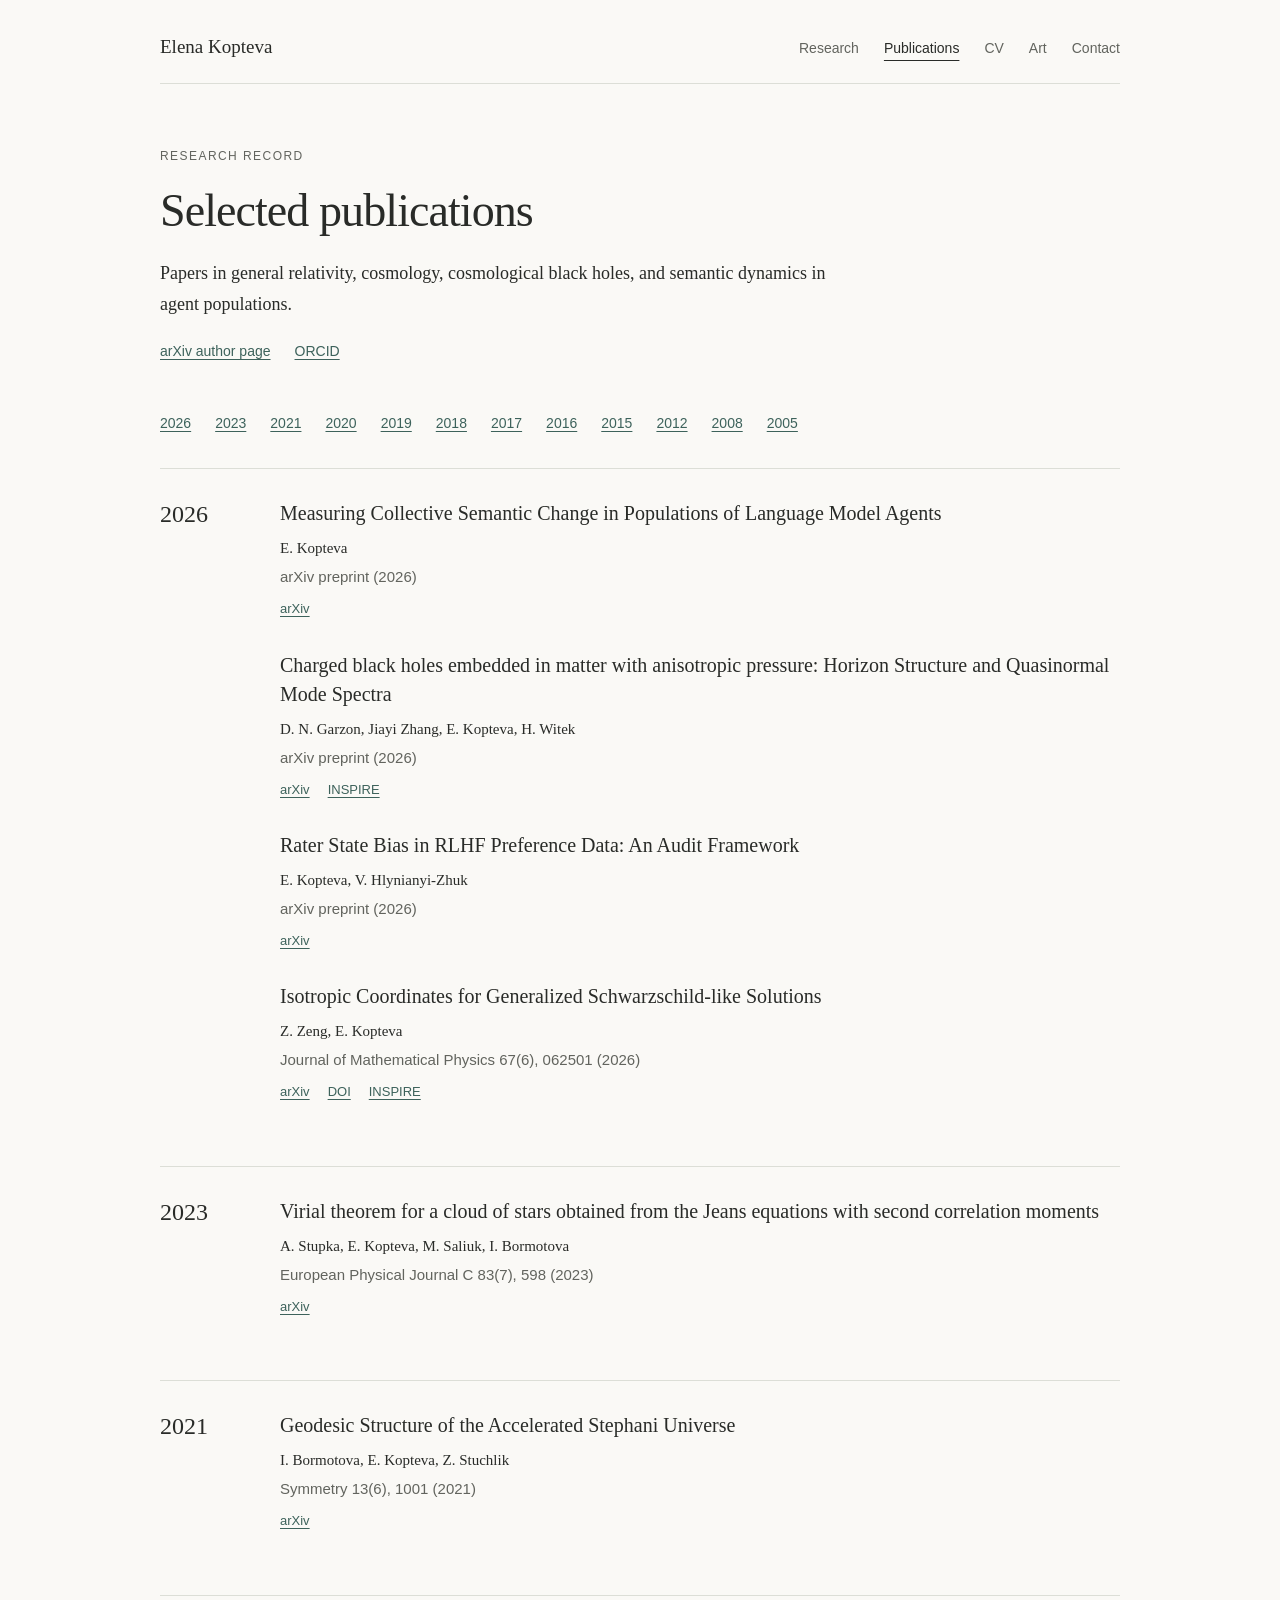
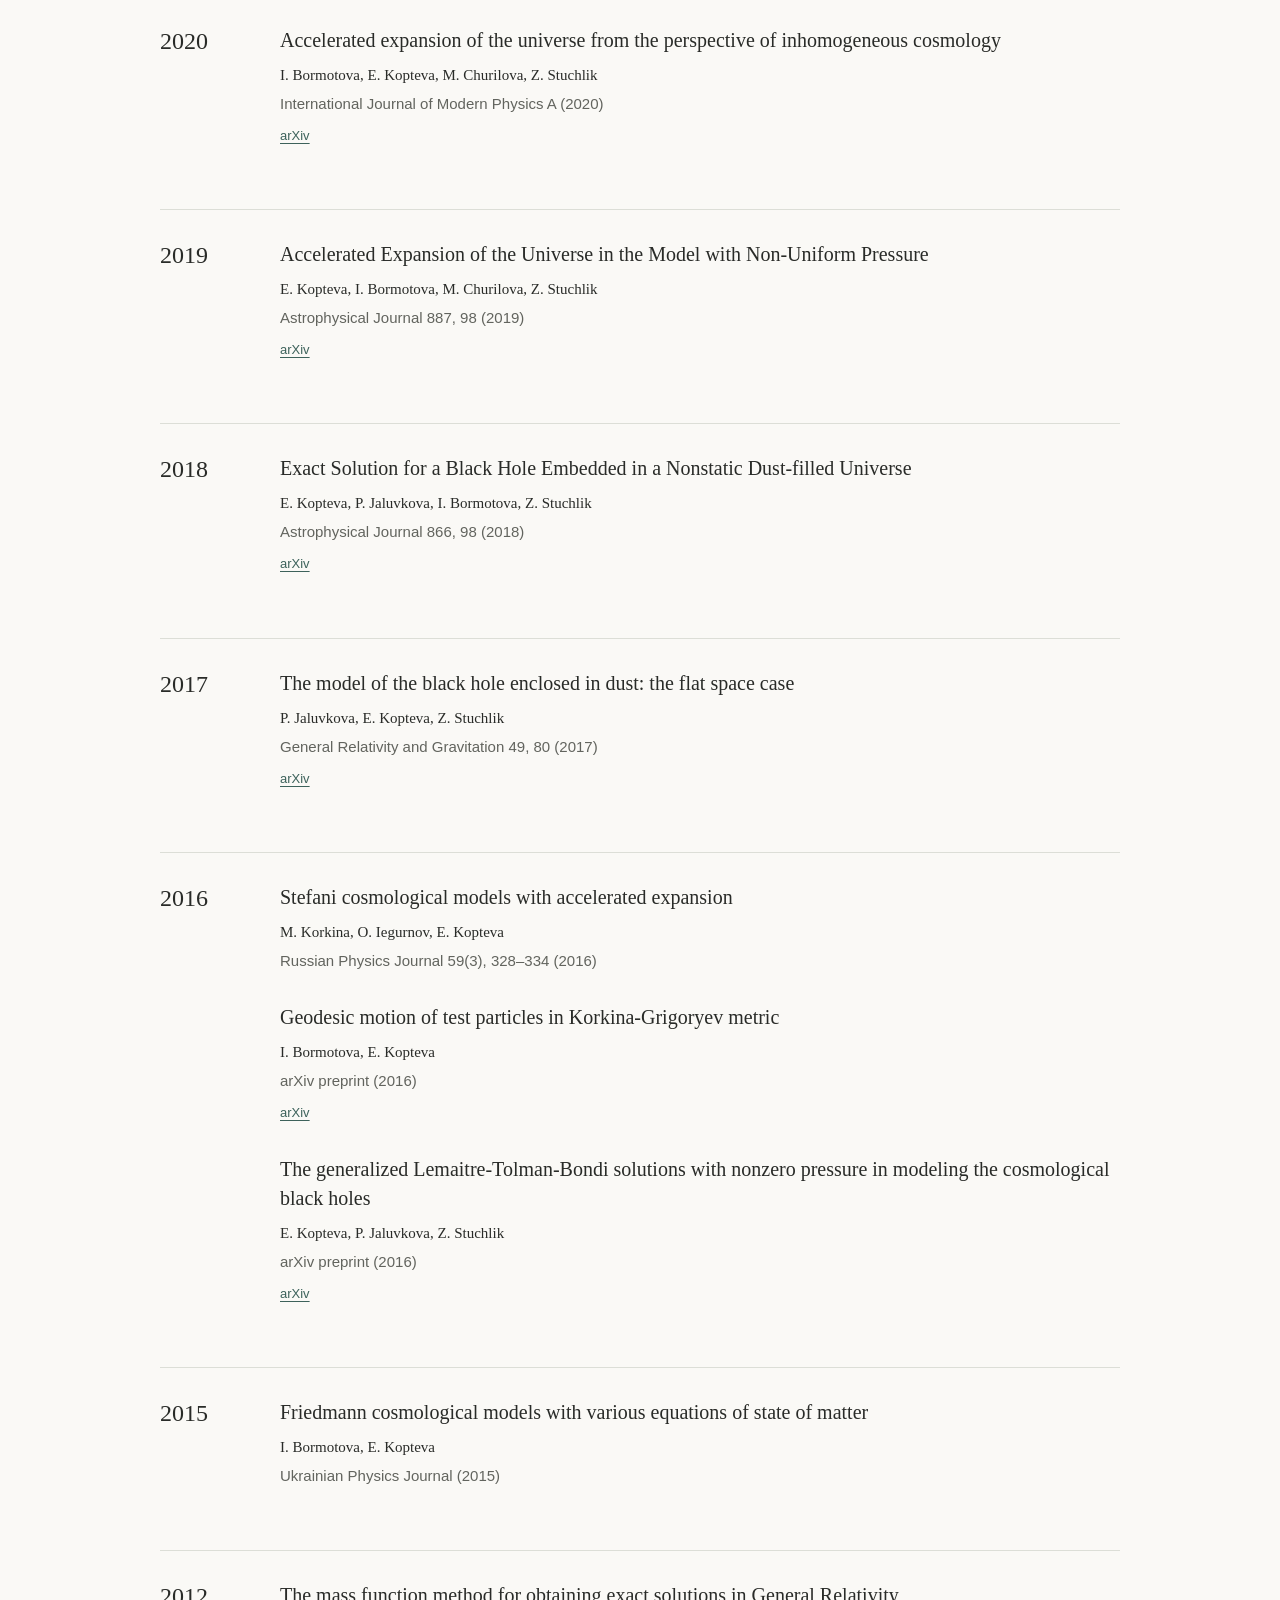
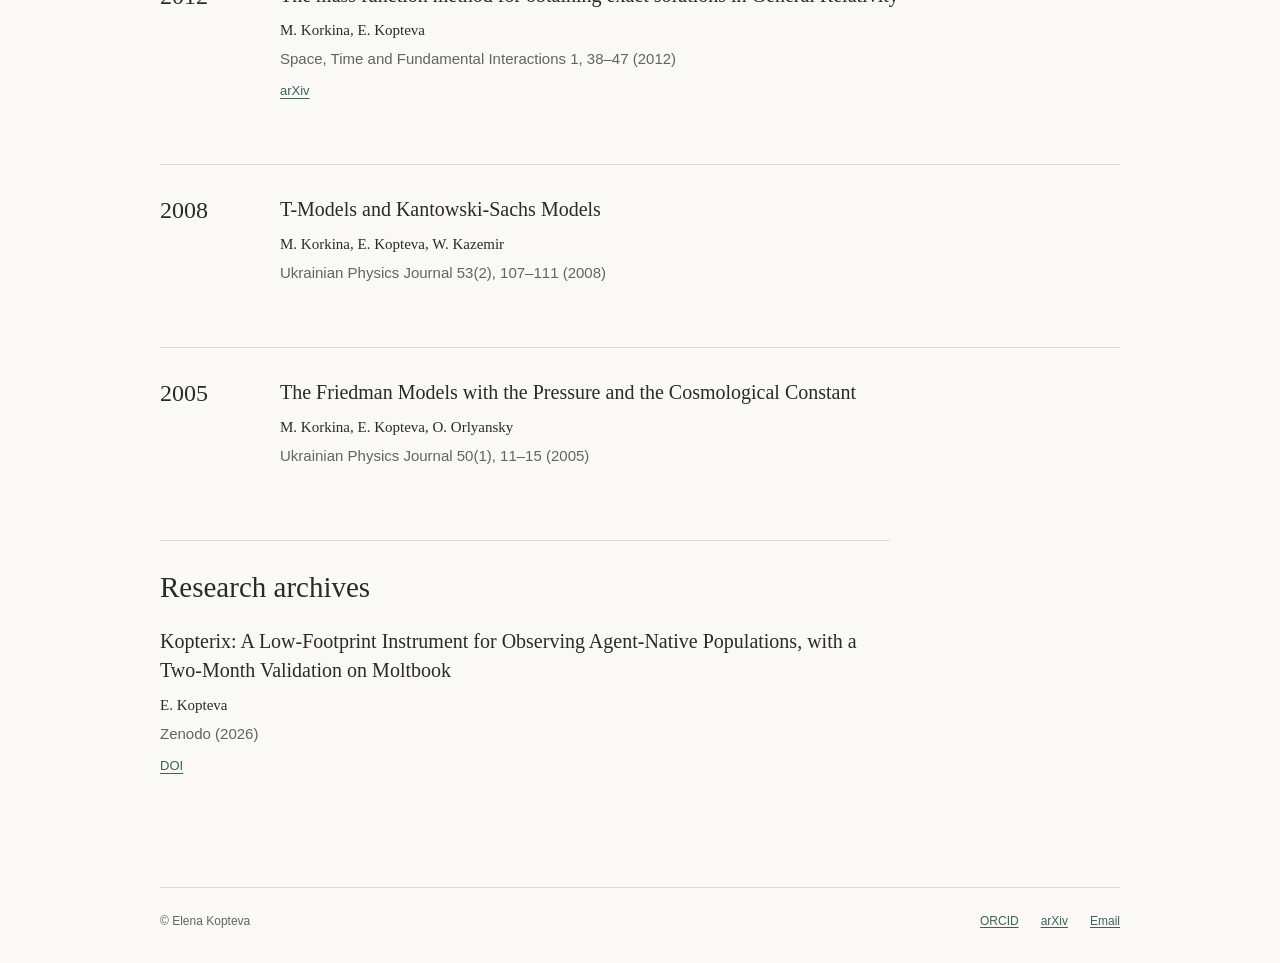
<file: publications.html>
<!DOCTYPE html>
<html lang="en">
<head>
  <meta charset="utf-8">
  <meta name="viewport" content="width=device-width, initial-scale=1">
  <title>Publications | Elena Kopteva</title>
  <meta name="description" content="Publications in gravitation, cosmology, black hole physics, and agent research by Elena Kopteva.">
  <meta name="color-scheme" content="light">
  <link rel="canonical" href="https://elena-kopteva.github.io/publications.html">
  <meta property="og:title" content="Publications | Elena Kopteva">
  <meta property="og:description" content="Publications in gravitation, cosmology, black hole physics, and agent research by Elena Kopteva.">
  <meta property="og:type" content="website">
  <meta property="og:url" content="https://elena-kopteva.github.io/publications.html">
  <meta property="og:image" content="https://elena-kopteva.github.io/assets/profile.jpg">
  <meta property="og:image:alt" content="Elena Kopteva beside a blackboard">
  <link rel="stylesheet" href="assets/site.css">
</head>
<body>
  <a class="skip-link" href="#main">Skip to content</a>
  <header class="site-header container">
    <div class="header-inner">
      <a class="brand" href="index.html">Elena Kopteva</a>
      <nav class="site-nav" aria-label="Main navigation">
        <a href="research.html">Research</a>
        <a href="publications.html" aria-current="page">Publications</a>
        <a href="cv.html">CV</a>
        <a href="art.html">Art</a>
        <a href="contact.html">Contact</a>
      </nav>
    </div>
  </header>
  <main id="main" class="container" tabindex="-1">
<div class="page-heading">
  <p class="eyebrow">Research record</p>
  <h1>Selected publications</h1>
  <p>Papers in general relativity, cosmology, cosmological black holes, and semantic dynamics in agent populations.</p>
  <div class="text-links"><a href="https://arxiv.org/a/kopteva_e_1">arXiv author page</a><a href="https://orcid.org/0000-0001-8364-0481">ORCID</a></div>
</div><nav class="contents" aria-label="Publication years"><a href="#year-2026">2026</a><a href="#year-2023">2023</a><a href="#year-2021">2021</a><a href="#year-2020">2020</a><a href="#year-2019">2019</a><a href="#year-2018">2018</a><a href="#year-2017">2017</a><a href="#year-2016">2016</a><a href="#year-2015">2015</a><a href="#year-2012">2012</a><a href="#year-2008">2008</a><a href="#year-2005">2005</a></nav><section class="publication-year" id="year-2026" aria-labelledby="heading-2026"><h2 id="heading-2026">2026</h2><ol class="publication-list"><li class="publication" id="arxiv-2608.28644">
  <h3><a href="https://arxiv.org/abs/2608.28644">Measuring Collective Semantic Change in Populations of Language Model Agents</a></h3>
  <p>E. Kopteva</p>
  <p class="metadata">arXiv preprint (2026)</p>
  <div class="text-links"><a href="https://arxiv.org/abs/2608.28644">arXiv</a></div>
</li>
<li class="publication" id="arxiv-2607.05550">
  <h3><a href="https://arxiv.org/abs/2607.05550">Charged black holes embedded in matter with anisotropic pressure: Horizon Structure and Quasinormal Mode Spectra</a></h3>
  <p>D. N. Garzon, Jiayi Zhang, E. Kopteva, H. Witek</p>
  <p class="metadata">arXiv preprint (2026)</p>
  <div class="text-links"><a href="https://arxiv.org/abs/2607.05550">arXiv</a><a href="https://inspirehep.net/literature/3178081">INSPIRE</a></div>
</li>
<li class="publication" id="arxiv-2607.16195">
  <h3><a href="https://arxiv.org/abs/2607.16195">Rater State Bias in RLHF Preference Data: An Audit Framework</a></h3>
  <p>E. Kopteva, V. Hlynianyi-Zhuk</p>
  <p class="metadata">arXiv preprint (2026)</p>
  <div class="text-links"><a href="https://arxiv.org/abs/2607.16195">arXiv</a></div>
</li>
<li class="publication" id="arxiv-2603.21040">
  <h3><a href="https://arxiv.org/abs/2603.21040">Isotropic Coordinates for Generalized Schwarzschild-like Solutions</a></h3>
  <p>Z. Zeng, E. Kopteva</p>
  <p class="metadata">Journal of Mathematical Physics 67(6), 062501 (2026)</p>
  <div class="text-links"><a href="https://arxiv.org/abs/2603.21040">arXiv</a><a href="https://doi.org/10.1063/5.0335825">DOI</a><a href="https://inspirehep.net/literature/3132821">INSPIRE</a></div>
</li></ol></section><section class="publication-year" id="year-2023" aria-labelledby="heading-2023"><h2 id="heading-2023">2023</h2><ol class="publication-list"><li class="publication" id="arxiv-2208.07695">
  <h3><a href="https://arxiv.org/abs/2208.07695">Virial theorem for a cloud of stars obtained from the Jeans equations with second correlation moments</a></h3>
  <p>A. Stupka, E. Kopteva, M. Saliuk, I. Bormotova</p>
  <p class="metadata">European Physical Journal C 83(7), 598 (2023)</p>
  <div class="text-links"><a href="https://arxiv.org/abs/2208.07695">arXiv</a></div>
</li></ol></section><section class="publication-year" id="year-2021" aria-labelledby="heading-2021"><h2 id="heading-2021">2021</h2><ol class="publication-list"><li class="publication" id="arxiv-2103.08999">
  <h3><a href="https://arxiv.org/abs/2103.08999">Geodesic Structure of the Accelerated Stephani Universe</a></h3>
  <p>I. Bormotova, E. Kopteva, Z. Stuchlik</p>
  <p class="metadata">Symmetry 13(6), 1001 (2021)</p>
  <div class="text-links"><a href="https://arxiv.org/abs/2103.08999">arXiv</a></div>
</li></ol></section><section class="publication-year" id="year-2020" aria-labelledby="heading-2020"><h2 id="heading-2020">2020</h2><ol class="publication-list"><li class="publication" id="arxiv-2002.00454">
  <h3><a href="https://arxiv.org/abs/2002.00454">Accelerated expansion of the universe from the perspective of inhomogeneous cosmology</a></h3>
  <p>I. Bormotova, E. Kopteva, M. Churilova, Z. Stuchlik</p>
  <p class="metadata">International Journal of Modern Physics A (2020)</p>
  <div class="text-links"><a href="https://arxiv.org/abs/2002.00454">arXiv</a></div>
</li></ol></section><section class="publication-year" id="year-2019" aria-labelledby="heading-2019"><h2 id="heading-2019">2019</h2><ol class="publication-list"><li class="publication" id="arxiv-2001.07382">
  <h3><a href="https://arxiv.org/abs/2001.07382">Accelerated Expansion of the Universe in the Model with Non-Uniform Pressure</a></h3>
  <p>E. Kopteva, I. Bormotova, M. Churilova, Z. Stuchlik</p>
  <p class="metadata">Astrophysical Journal 887, 98 (2019)</p>
  <div class="text-links"><a href="https://arxiv.org/abs/2001.07382">arXiv</a></div>
</li></ol></section><section class="publication-year" id="year-2018" aria-labelledby="heading-2018"><h2 id="heading-2018">2018</h2><ol class="publication-list"><li class="publication" id="arxiv-1810.08613">
  <h3><a href="https://arxiv.org/abs/1810.08613">Exact Solution for a Black Hole Embedded in a Nonstatic Dust-filled Universe</a></h3>
  <p>E. Kopteva, P. Jaluvkova, I. Bormotova, Z. Stuchlik</p>
  <p class="metadata">Astrophysical Journal 866, 98 (2018)</p>
  <div class="text-links"><a href="https://arxiv.org/abs/1810.08613">arXiv</a></div>
</li></ol></section><section class="publication-year" id="year-2017" aria-labelledby="heading-2017"><h2 id="heading-2017">2017</h2><ol class="publication-list"><li class="publication" id="arxiv-1602.01266">
  <h3><a href="https://arxiv.org/abs/1602.01266">The model of the black hole enclosed in dust: the flat space case</a></h3>
  <p>P. Jaluvkova, E. Kopteva, Z. Stuchlik</p>
  <p class="metadata">General Relativity and Gravitation 49, 80 (2017)</p>
  <div class="text-links"><a href="https://arxiv.org/abs/1602.01266">arXiv</a></div>
</li></ol></section><section class="publication-year" id="year-2016" aria-labelledby="heading-2016"><h2 id="heading-2016">2016</h2><ol class="publication-list"><li class="publication" id="publication-11">
  <h3>Stefani cosmological models with accelerated expansion</h3>
  <p>M. Korkina, O. Iegurnov, E. Kopteva</p>
  <p class="metadata">Russian Physics Journal 59(3), 328–334 (2016)</p>
  
</li>
<li class="publication" id="arxiv-1611.07398">
  <h3><a href="https://arxiv.org/abs/1611.07398">Geodesic motion of test particles in Korkina-Grigoryev metric</a></h3>
  <p>I. Bormotova, E. Kopteva</p>
  <p class="metadata">arXiv preprint (2016)</p>
  <div class="text-links"><a href="https://arxiv.org/abs/1611.07398">arXiv</a></div>
</li>
<li class="publication" id="arxiv-1611.06182">
  <h3><a href="https://arxiv.org/abs/1611.06182">The generalized Lemaitre-Tolman-Bondi solutions with nonzero pressure in modeling the cosmological black holes</a></h3>
  <p>E. Kopteva, P. Jaluvkova, Z. Stuchlik</p>
  <p class="metadata">arXiv preprint (2016)</p>
  <div class="text-links"><a href="https://arxiv.org/abs/1611.06182">arXiv</a></div>
</li></ol></section><section class="publication-year" id="year-2015" aria-labelledby="heading-2015"><h2 id="heading-2015">2015</h2><ol class="publication-list"><li class="publication" id="publication-14">
  <h3>Friedmann cosmological models with various equations of state of matter</h3>
  <p>I. Bormotova, E. Kopteva</p>
  <p class="metadata">Ukrainian Physics Journal (2015)</p>
  
</li>
</ol></section><section class="publication-year" id="year-2012" aria-labelledby="heading-2012"><h2 id="heading-2012">2012</h2><ol class="publication-list">
<li class="publication" id="arxiv-1604.08247">
  <h3><a href="https://arxiv.org/abs/1604.08247">The mass function method for obtaining exact solutions in General Relativity</a></h3>
  <p>M. Korkina, E. Kopteva</p>
  <p class="metadata">Space, Time and Fundamental Interactions 1, 38–47 (2012)</p>
  <div class="text-links"><a href="https://arxiv.org/abs/1604.08247">arXiv</a></div>
</li></ol></section><section class="publication-year" id="year-2008" aria-labelledby="heading-2008"><h2 id="heading-2008">2008</h2><ol class="publication-list">
<li class="publication" id="publication-22">
  <h3>T-Models and Kantowski-Sachs Models</h3>
  <p>M. Korkina, E. Kopteva, W. Kazemir</p>
  <p class="metadata">Ukrainian Physics Journal 53(2), 107–111 (2008)</p>
  
</li></ol></section><section class="publication-year" id="year-2005" aria-labelledby="heading-2005"><h2 id="heading-2005">2005</h2><ol class="publication-list"><li class="publication" id="publication-23">
  <h3>The Friedman Models with the Pressure and the Cosmological Constant</h3>
  <p>M. Korkina, E. Kopteva, O. Orlyansky</p>
  <p class="metadata">Ukrainian Physics Journal 50(1), 11–15 (2005)</p>
  
</li></ol></section><section class="cv-section" id="research-archives"><h2>Research archives</h2><ol class="publication-list"><li class="publication" id="publication-archive-0">
  <h3><a href="https://doi.org/10.5281/zenodo.21514979">Kopterix: A Low-Footprint Instrument for Observing Agent-Native Populations, with a Two-Month Validation on Moltbook</a></h3>
  <p>E. Kopteva</p>
  <p class="metadata">Zenodo (2026)</p>
  <div class="text-links"><a href="https://doi.org/10.5281/zenodo.21514979">DOI</a></div>
</li></ol></section>
  </main>
  <footer class="site-footer container">
    <div class="footer-inner">
      <span>© Elena Kopteva</span>
      <div class="footer-links">
        <a href="https://orcid.org/0000-0001-8364-0481">ORCID</a>
        <a href="https://arxiv.org/a/kopteva_e_1">arXiv</a>
        <a href="mailto:koptieva@illinois.edu">Email</a>
      </div>
    </div>
  </footer>
</body>
</html>
</file>
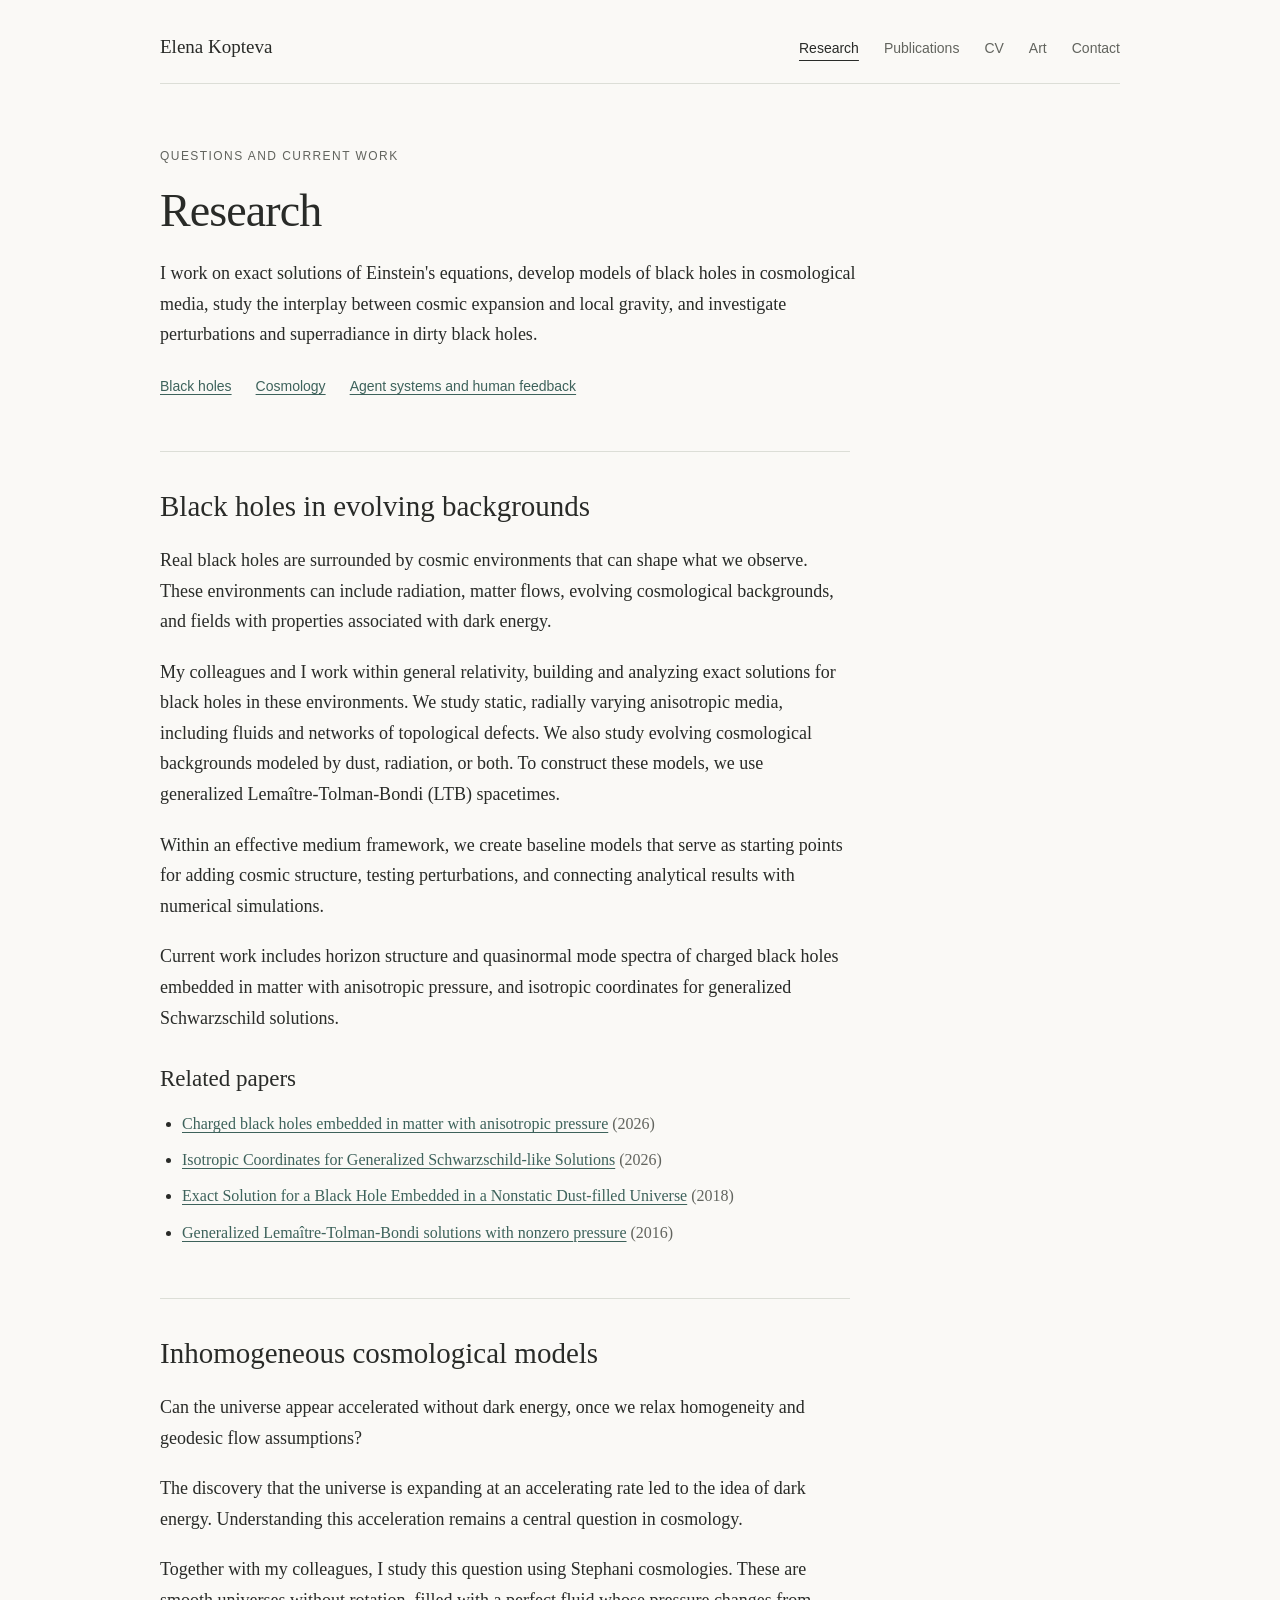
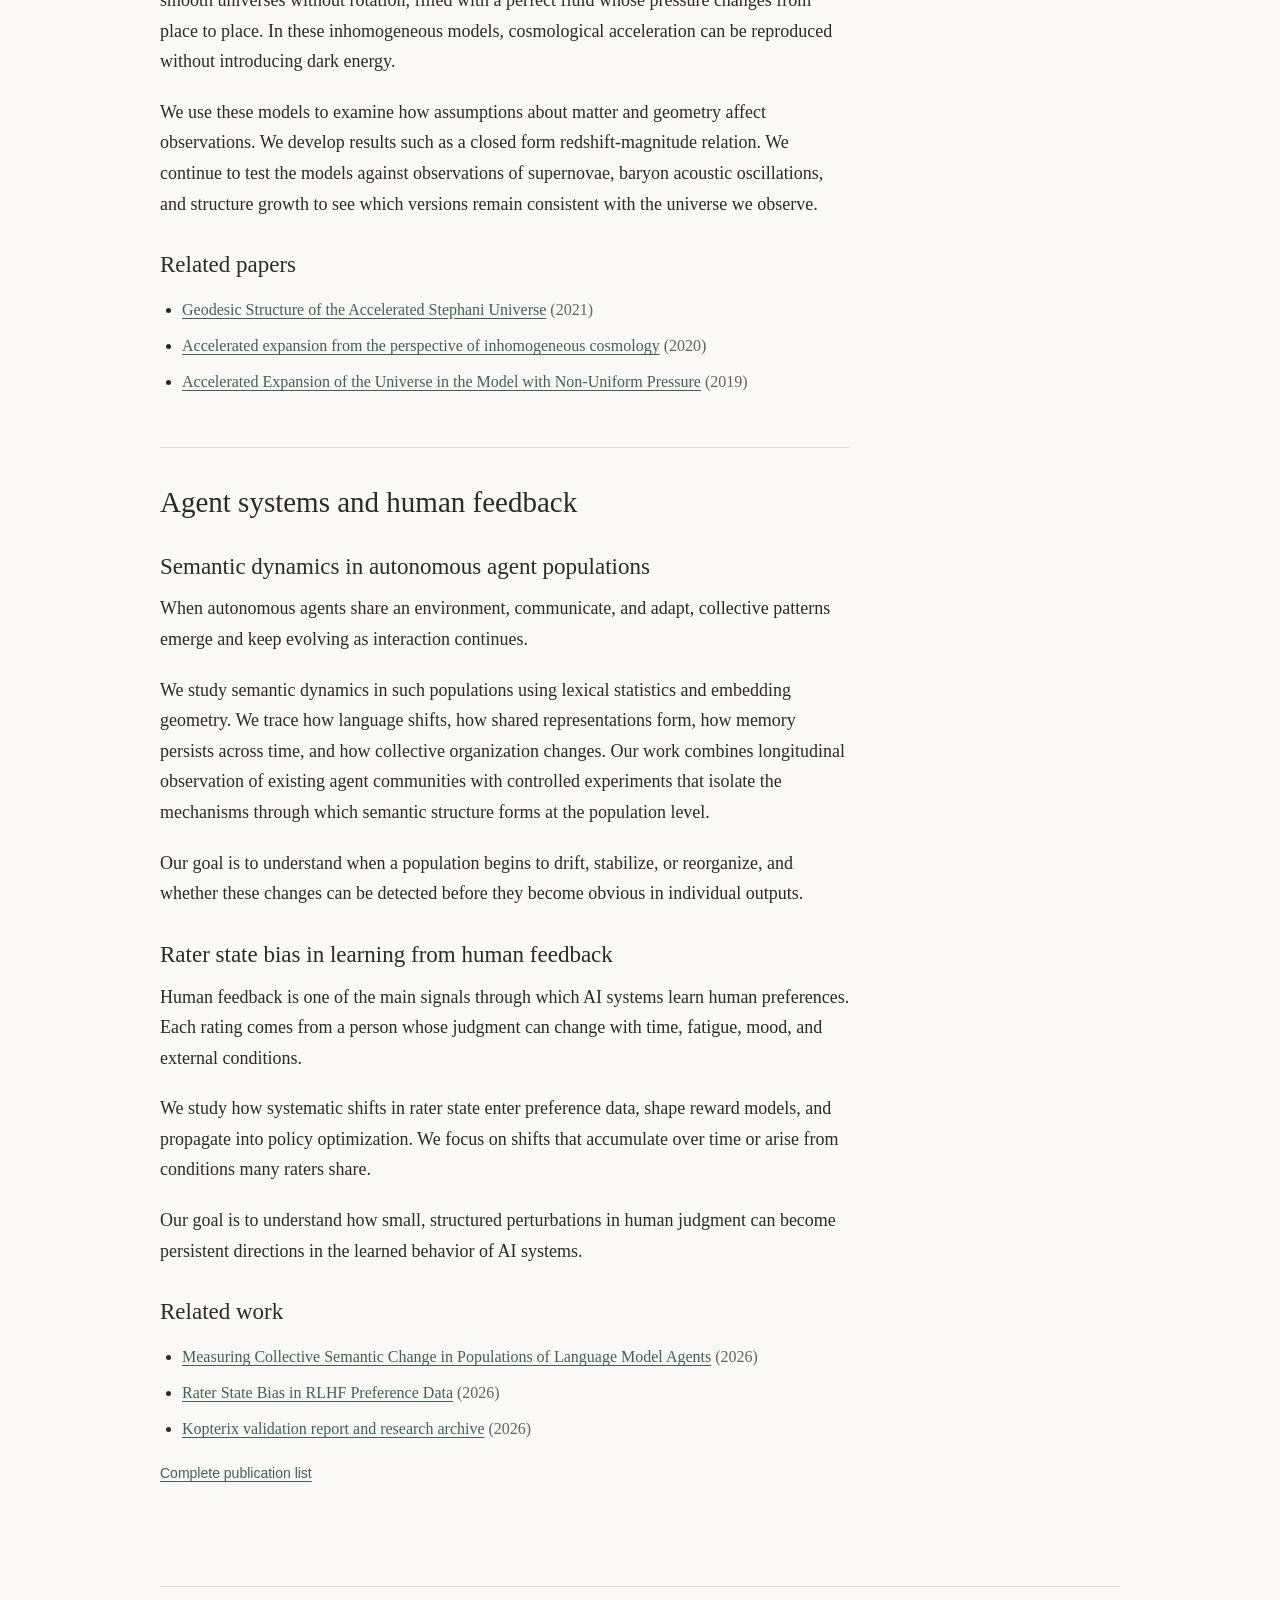
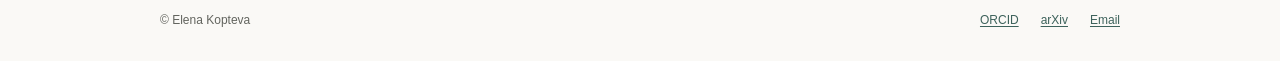
<file: research.html>
<!DOCTYPE html>
<html lang="en">
<head>
  <meta charset="utf-8">
  <meta name="viewport" content="width=device-width, initial-scale=1">
  <title>Research | Elena Kopteva</title>
  <meta name="description" content="Exact solutions in general relativity, black holes in evolving backgrounds, inhomogeneous cosmology, and semantic dynamics in agent populations.">
  <meta name="color-scheme" content="light">
  <link rel="canonical" href="https://elena-kopteva.github.io/research.html">
  <meta property="og:title" content="Research | Elena Kopteva">
  <meta property="og:description" content="Exact solutions in general relativity, black holes in evolving backgrounds, inhomogeneous cosmology, and semantic dynamics in agent populations.">
  <meta property="og:type" content="website">
  <meta property="og:url" content="https://elena-kopteva.github.io/research.html">
  <meta property="og:image" content="https://elena-kopteva.github.io/assets/profile.jpg">
  <meta property="og:image:alt" content="Elena Kopteva beside a blackboard">
  <link rel="stylesheet" href="assets/site.css">
</head>
<body>
  <a class="skip-link" href="#main">Skip to content</a>
  <header class="site-header container">
    <div class="header-inner">
      <a class="brand" href="index.html">Elena Kopteva</a>
      <nav class="site-nav" aria-label="Main navigation">
        <a href="research.html" aria-current="page">Research</a>
        <a href="publications.html">Publications</a>
        <a href="cv.html">CV</a>
        <a href="art.html">Art</a>
        <a href="contact.html">Contact</a>
      </nav>
    </div>
  </header>
  <main id="main" class="container" tabindex="-1">
    <div class="page-heading">
      <p class="eyebrow">Questions and current work</p>
      <h1>Research</h1>
      <p>I work on exact solutions of Einstein's equations, develop models of black holes in cosmological media, study the interplay between cosmic expansion and local gravity, and investigate perturbations and superradiance in dirty black holes.</p>
      <nav class="contents" aria-label="Research areas">
        <a href="#black-holes">Black holes</a><a href="#cosmology">Cosmology</a><a href="#agent-systems">Agent systems and human feedback</a>
      </nav>
    </div>

    <section class="research-section prose" id="black-holes" aria-labelledby="black-holes-heading">
      <h2 id="black-holes-heading">Black holes in evolving backgrounds</h2>
      <p>Real black holes are surrounded by cosmic environments that can shape what we observe. These environments can include radiation, matter flows, evolving cosmological backgrounds, and fields with properties associated with dark energy.</p>
      <p>My colleagues and I work within general relativity, building and analyzing exact solutions for black holes in these environments. We study static, radially varying anisotropic media, including fluids and networks of topological defects. We also study evolving cosmological backgrounds modeled by dust, radiation, or both. To construct these models, we use generalized Lemaître-Tolman-Bondi (LTB) spacetimes.</p>
      <p>Within an effective medium framework, we create baseline models that serve as starting points for adding cosmic structure, testing perturbations, and connecting analytical results with numerical simulations.</p>
      <p>Current work includes horizon structure and quasinormal mode spectra of charged black holes embedded in matter with anisotropic pressure, and isotropic coordinates for generalized Schwarzschild solutions.</p>
      <h3>Related papers</h3>
      <ul class="paper-links">
        <li><a href="publications.html#arxiv-2607.05550">Charged black holes embedded in matter with anisotropic pressure</a> <span class="muted">(2026)</span></li>
        <li><a href="publications.html#arxiv-2603.21040">Isotropic Coordinates for Generalized Schwarzschild-like Solutions</a> <span class="muted">(2026)</span></li>
        <li><a href="publications.html#arxiv-1810.08613">Exact Solution for a Black Hole Embedded in a Nonstatic Dust-filled Universe</a> <span class="muted">(2018)</span></li>
        <li><a href="publications.html#arxiv-1611.06182">Generalized Lemaître-Tolman-Bondi solutions with nonzero pressure</a> <span class="muted">(2016)</span></li>
      </ul>
    </section>

    <section class="research-section prose" id="cosmology" aria-labelledby="cosmology-heading">
      <h2 id="cosmology-heading">Inhomogeneous cosmological models</h2>
      <p>Can the universe appear accelerated without dark energy, once we relax homogeneity and geodesic flow assumptions?</p>
      <p>The discovery that the universe is expanding at an accelerating rate led to the idea of dark energy. Understanding this acceleration remains a central question in cosmology.</p>
      <p>Together with my colleagues, I study this question using Stephani cosmologies. These are smooth universes without rotation, filled with a perfect fluid whose pressure changes from place to place. In these inhomogeneous models, cosmological acceleration can be reproduced without introducing dark energy.</p>
      <p>We use these models to examine how assumptions about matter and geometry affect observations. We develop results such as a closed form redshift-magnitude relation. We continue to test the models against observations of supernovae, baryon acoustic oscillations, and structure growth to see which versions remain consistent with the universe we observe.</p>
      <h3>Related papers</h3>
      <ul class="paper-links">
        <li><a href="publications.html#arxiv-2103.08999">Geodesic Structure of the Accelerated Stephani Universe</a> <span class="muted">(2021)</span></li>
        <li><a href="publications.html#arxiv-2002.00454">Accelerated expansion from the perspective of inhomogeneous cosmology</a> <span class="muted">(2020)</span></li>
        <li><a href="publications.html#arxiv-2001.07382">Accelerated Expansion of the Universe in the Model with Non-Uniform Pressure</a> <span class="muted">(2019)</span></li>
      </ul>
    </section>

    <section class="research-section prose" id="agent-systems" aria-labelledby="agent-heading">
      <h2 id="agent-heading">Agent systems and human feedback</h2>
      <h3>Semantic dynamics in autonomous agent populations</h3>
      <p>When autonomous agents share an environment, communicate, and adapt, collective patterns emerge and keep evolving as interaction continues.</p>
      <p>We study semantic dynamics in such populations using lexical statistics and embedding geometry. We trace how language shifts, how shared representations form, how memory persists across time, and how collective organization changes. Our work combines longitudinal observation of existing agent communities with controlled experiments that isolate the mechanisms through which semantic structure forms at the population level.</p>
      <p>Our goal is to understand when a population begins to drift, stabilize, or reorganize, and whether these changes can be detected before they become obvious in individual outputs.</p>
      <h3>Rater state bias in learning from human feedback</h3>
      <p>Human feedback is one of the main signals through which AI systems learn human preferences. Each rating comes from a person whose judgment can change with time, fatigue, mood, and external conditions.</p>
      <p>We study how systematic shifts in rater state enter preference data, shape reward models, and propagate into policy optimization. We focus on shifts that accumulate over time or arise from conditions many raters share.</p>
      <p>Our goal is to understand how small, structured perturbations in human judgment can become persistent directions in the learned behavior of AI systems.</p>
      <h3>Related work</h3>
      <ul class="paper-links">
        <li><a href="publications.html#arxiv-2608.28644">Measuring Collective Semantic Change in Populations of Language Model Agents</a> <span class="muted">(2026)</span></li>
        <li><a href="publications.html#arxiv-2607.16195">Rater State Bias in RLHF Preference Data</a> <span class="muted">(2026)</span></li>
        <li><a href="https://doi.org/10.5281/zenodo.21514979">Kopterix validation report and research archive</a> <span class="muted">(2026)</span></li>
      </ul>
    </section>
    <p class="section-link"><a href="publications.html">Complete publication list</a></p>
  </main>
  <footer class="site-footer container">
    <div class="footer-inner">
      <span>© Elena Kopteva</span>
      <div class="footer-links">
        <a href="https://orcid.org/0000-0001-8364-0481">ORCID</a>
        <a href="https://arxiv.org/a/kopteva_e_1">arXiv</a>
        <a href="mailto:koptieva@illinois.edu">Email</a>
      </div>
    </div>
  </footer>
</body>
</html>
</file>
<file: assets/site.css>
:root {
  color-scheme: light;
  --paper: #faf9f6;
  --ink: #292b28;
  --muted: #62645e;
  --accent: #3d625b;
  --rule: #dcded7;
  --serif: Georgia, 'Times New Roman', serif;
  --sans: -apple-system, BlinkMacSystemFont, 'Segoe UI', sans-serif;
}
* { box-sizing: border-box; }
body { margin: 0; background: var(--paper); color: var(--ink); font: 18px/1.7 var(--serif); }
a { color: var(--accent); text-decoration-thickness: 1px; text-underline-offset: .2em; }
a:hover { color: var(--ink); }
a:focus-visible { outline: 2px solid var(--accent); outline-offset: 5px; }
img { display: block; max-width: 100%; height: auto; }
.container { width: min(960px, calc(100% - 64px)); margin-inline: auto; }
.site-header { padding-top: 34px; }
.header-inner { display: flex; align-items: baseline; justify-content: space-between; gap: 32px; padding-bottom: 22px; border-bottom: 1px solid var(--rule); }
.brand { font: 19px/1.4 var(--serif); color: var(--ink); text-decoration: none; white-space: nowrap; }
.site-nav { display: flex; flex-wrap: wrap; gap: 10px 25px; font: 14px/1.8 var(--sans); }
.site-nav a { color: var(--muted); text-decoration: none; }
.site-nav a:hover, .site-nav a[aria-current='page'] { color: var(--ink); text-decoration: underline; text-underline-offset: .5em; }
.skip-link { position: absolute; left: 20px; top: -100px; background: var(--paper); padding: 8px 16px; z-index: 2; }
.skip-link:focus { top: 12px; }
main { min-height: 62vh; padding-top: 62px; padding-bottom: 80px; }
h1, h2, h3 { font-family: var(--serif); font-weight: 400; line-height: 1.25; }
h1 { font-size: clamp(34px, 3.8vw, 46px); letter-spacing: -.02em; margin: 0 0 22px; }
h2 { font-size: 29px; margin: 0 0 21px; }
h3 { font-size: 23px; margin: 0 0 12px; }
p { margin: 0 0 20px; }
.eyebrow { font: 12px/1.7 var(--sans); letter-spacing: .12em; text-transform: uppercase; color: var(--muted); margin-bottom: 15px; }
.muted, .metadata { color: var(--muted); }
.metadata { font: 14px/1.65 var(--sans); }
.intro { display: grid; grid-template-columns: minmax(0, 1.1fr) minmax(0, 1fr); gap: 48px; align-items: start; }
.intro > div { max-width: 434px; }
.intro .research-text { text-align: justify; text-justify: inter-word; }
.intro h1 { margin-bottom: 17px; }
.identity { font-size: 21px; line-height: 1.45; margin-bottom: 15px; }
.affiliation { font: 14px/1.7 var(--sans); color: var(--muted); margin-bottom: 24px; }
.portrait { max-width: 360px; margin: 33px 0 0;  transform: translateX(20px); }
.portrait img { width: 90%; }
.text-links { display: flex; flex-wrap: wrap; gap: 10px 24px; font: 14px/1.8 var(--sans); }
.home-section { margin-top: 58px; }
.home-section > h2 { font-size: 26px; }
.research-list { border-top: 1px solid var(--rule); }
.research-item { display: grid; grid-template-columns: 280px minmax(0, 1fr); gap: 42px; padding: 24px 0; border-bottom: 1px solid var(--rule); }
.research-item h3 { font-size: 21px; margin: 0; }
.research-item h3 a { color: var(--ink); text-decoration: none; }
.research-item h3 a:hover { text-decoration: underline; }
.research-item p { font-size: 17px; line-height: 1.65; margin: 0; }
.section-link { margin-top: 18px; font: 14px/1.8 var(--sans); }
.home-note { display: grid; grid-template-columns: 280px minmax(0, 1fr); gap: 42px; margin-top: 50px; }
.home-note h2 { font-size: 24px; }
.home-note p { font-size: 17px; }
.home-note .section-link { font-size: 14px; }
.page-heading { margin-bottom: 48px; max-width: 700px; }
.page-heading h1 { margin-bottom: 19px; }
.prose { max-width: 690px; }
.research-section { margin-top: 52px; padding-top: 36px; border-top: 1px solid var(--rule); }
.research-section h3 { margin-top: 32px; }
.paper-links { padding-left: 22px; font-size: 16px; }
.paper-links li { margin-bottom: 9px; }
.research-figure { max-width: 320px; margin: 30px 0 0; }
.research-figure figcaption { font: 13px/1.6 var(--sans); color: var(--muted); margin-top: 12px; }
.contents { display: flex; flex-wrap: wrap; gap: 8px 24px; font: 14px/1.7 var(--sans); margin-top: 25px; }
.publication-year { display: grid; grid-template-columns: 90px minmax(0, 1fr); gap: 30px; padding-top: 30px; margin-top: 32px; border-top: 1px solid var(--rule); }
.publication-year > h2 { font-size: 24px; }
.publication-list { list-style: none; margin: 0; padding: 0; }
.publication { margin-bottom: 30px; }
.publication h3 { font-size: 20px; line-height: 1.45; margin: 0 0 8px; }
.publication h3 a { color: var(--ink); text-decoration: none; }
.publication h3 a:hover { text-decoration: underline; }
.publication p { margin: 0 0 5px; font-size: 15px; line-height: 1.6; }
.publication .text-links { font-size: 13px; gap: 18px; margin-top: 8px; }
.cv-section { max-width: 730px; border-top: 1px solid var(--rule); margin-top: 42px; padding-top: 28px; }
.cv-entry { margin-top: 25px; }
.cv-entry h3 { font-size: 20px; margin-bottom: 7px; }
.cv-entry p, .cv-entry li { font-size: 16px; margin-bottom: 8px; }
.cv-entry ul { padding-left: 22px; margin-top: 8px; }
.cv-entry .metadata { font-size: 13px; }
.cv-detail { margin: 8px 0; font-size: 16px; }
.cv-detail dt { font: 12px/1.7 var(--sans); color: var(--muted); }
.cv-detail dd { margin: 0; }
.teaching-terms { width: 100%; border-collapse: collapse; font: 13px/1.6 var(--sans); margin-top: 14px; }
.teaching-terms th, .teaching-terms td { text-align: left; vertical-align: top; padding: 8px 12px 8px 0; border-bottom: 1px solid var(--rule); }
.teaching-terms th { font-weight: 500; color: var(--muted); }
.teaching-terms th:first-child { width: 25%; }
.gallery { display: grid; grid-template-columns: repeat(2, minmax(0, 1fr)); align-items: start; gap: 48px 40px; }
.gallery figure { margin: 0; }
.gallery img { width: 100%; height: 340px; object-fit: contain; object-position: left center; }
.gallery figcaption { margin-top: 16px; font: 13px/1.7 var(--sans); color: var(--muted); }
.gallery figcaption strong { display: block; font: 19px/1.5 var(--serif); color: var(--ink); margin-bottom: 3px; }
.contact-email { font-size: 25px; overflow-wrap: anywhere; }
.site-footer { border-top: 1px solid var(--rule); padding: 23px 0 30px; font: 12px/1.8 var(--sans); color: var(--muted); }
.footer-inner { display: flex; flex-wrap: wrap; justify-content: space-between; gap: 8px 24px; }
.footer-links { display: flex; flex-wrap: wrap; gap: 22px; }
[id] { scroll-margin-top: 24px; }
@media (max-width: 760px) {
  .container { width: calc(100% - 40px); }
  .site-header { padding-top: 22px; }
  .header-inner { display: block; padding-bottom: 19px; }
  .site-nav { margin-top: 16px; gap: 10px 23px; }
  main { padding-top: 38px; padding-bottom: 52px; }
  .intro { grid-template-columns: minmax(0, 1fr) 280px; gap: 28px; }
  .portrait { margin-top: 32px; }
  .identity { font-size: 21px; }
  .research-item, .home-note { grid-template-columns: 220px minmax(0, 1fr); gap: 24px; }
  .gallery { gap: 36px 25px; }
  .gallery img { height: 260px; }
}
@media (max-width: 680px) {
  .intro { display: flex; flex-direction: column; gap: 26px; }
  .portrait { width: min(100%, 440px); margin-top: 0;  transform: none; }
}
@media (max-width: 560px) {
  body { font-size: 17px; }
  .research-item, .home-note { grid-template-columns: 1fr; gap: 12px; }
  .home-section { margin-top: 40px; }
  .home-note { margin-top: 36px; }
  .home-note h2 { margin-bottom: 0; }
  .publication-year { grid-template-columns: 1fr; gap: 8px; }
  .publication-year > h2 { margin-bottom: 10px; }
  .gallery { grid-template-columns: 1fr; gap: 36px; }
  .gallery img { height: auto; max-height: 460px; object-position: left; }
  .page-heading { margin-bottom: 35px; }
}
@media print {
  body { background: #fff; font-size: 11pt; color: #000; }
  .container { width: 100%; }
  .site-header, .site-footer, .contents, .skip-link { display: none; }
  main { padding: 0; }
  a { color: #000; }
  h2, h3 { break-after: avoid; }
  .publication, .cv-entry, .gallery figure { break-inside: avoid; }
}
</file>
